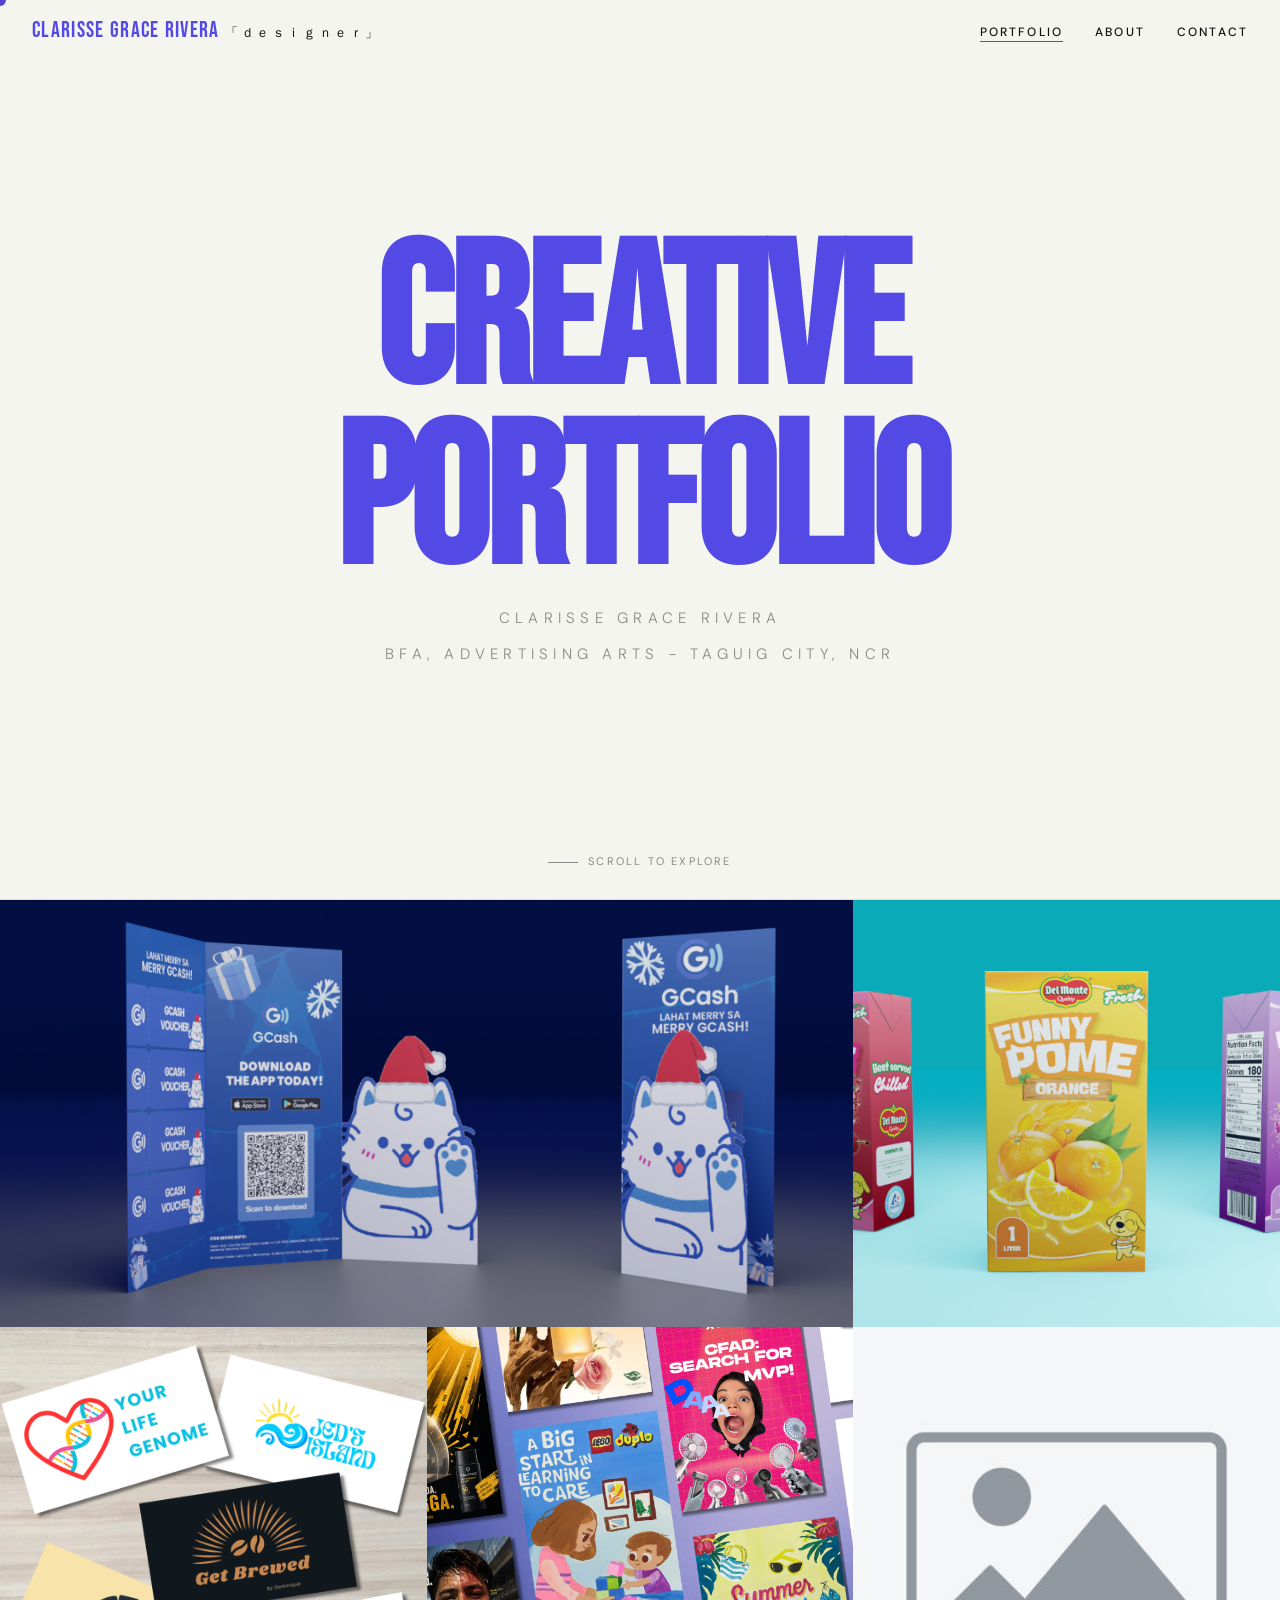
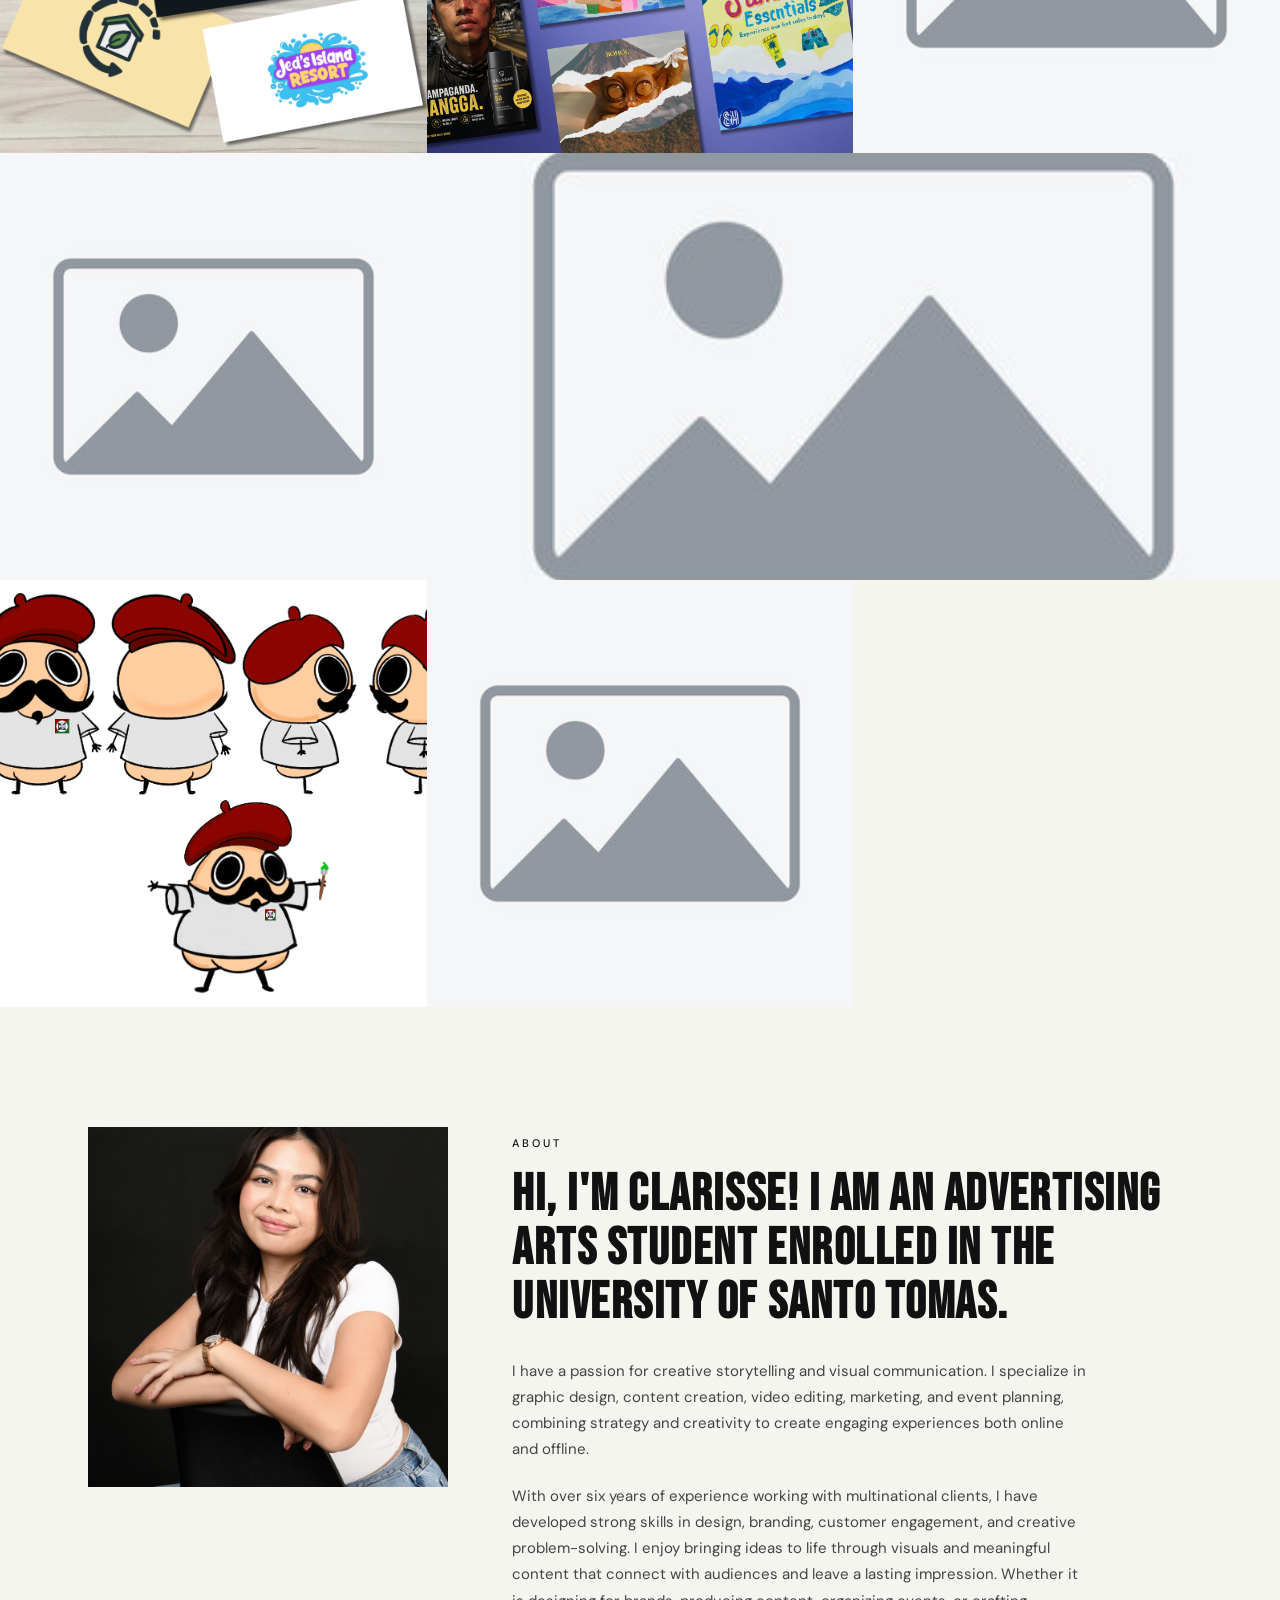
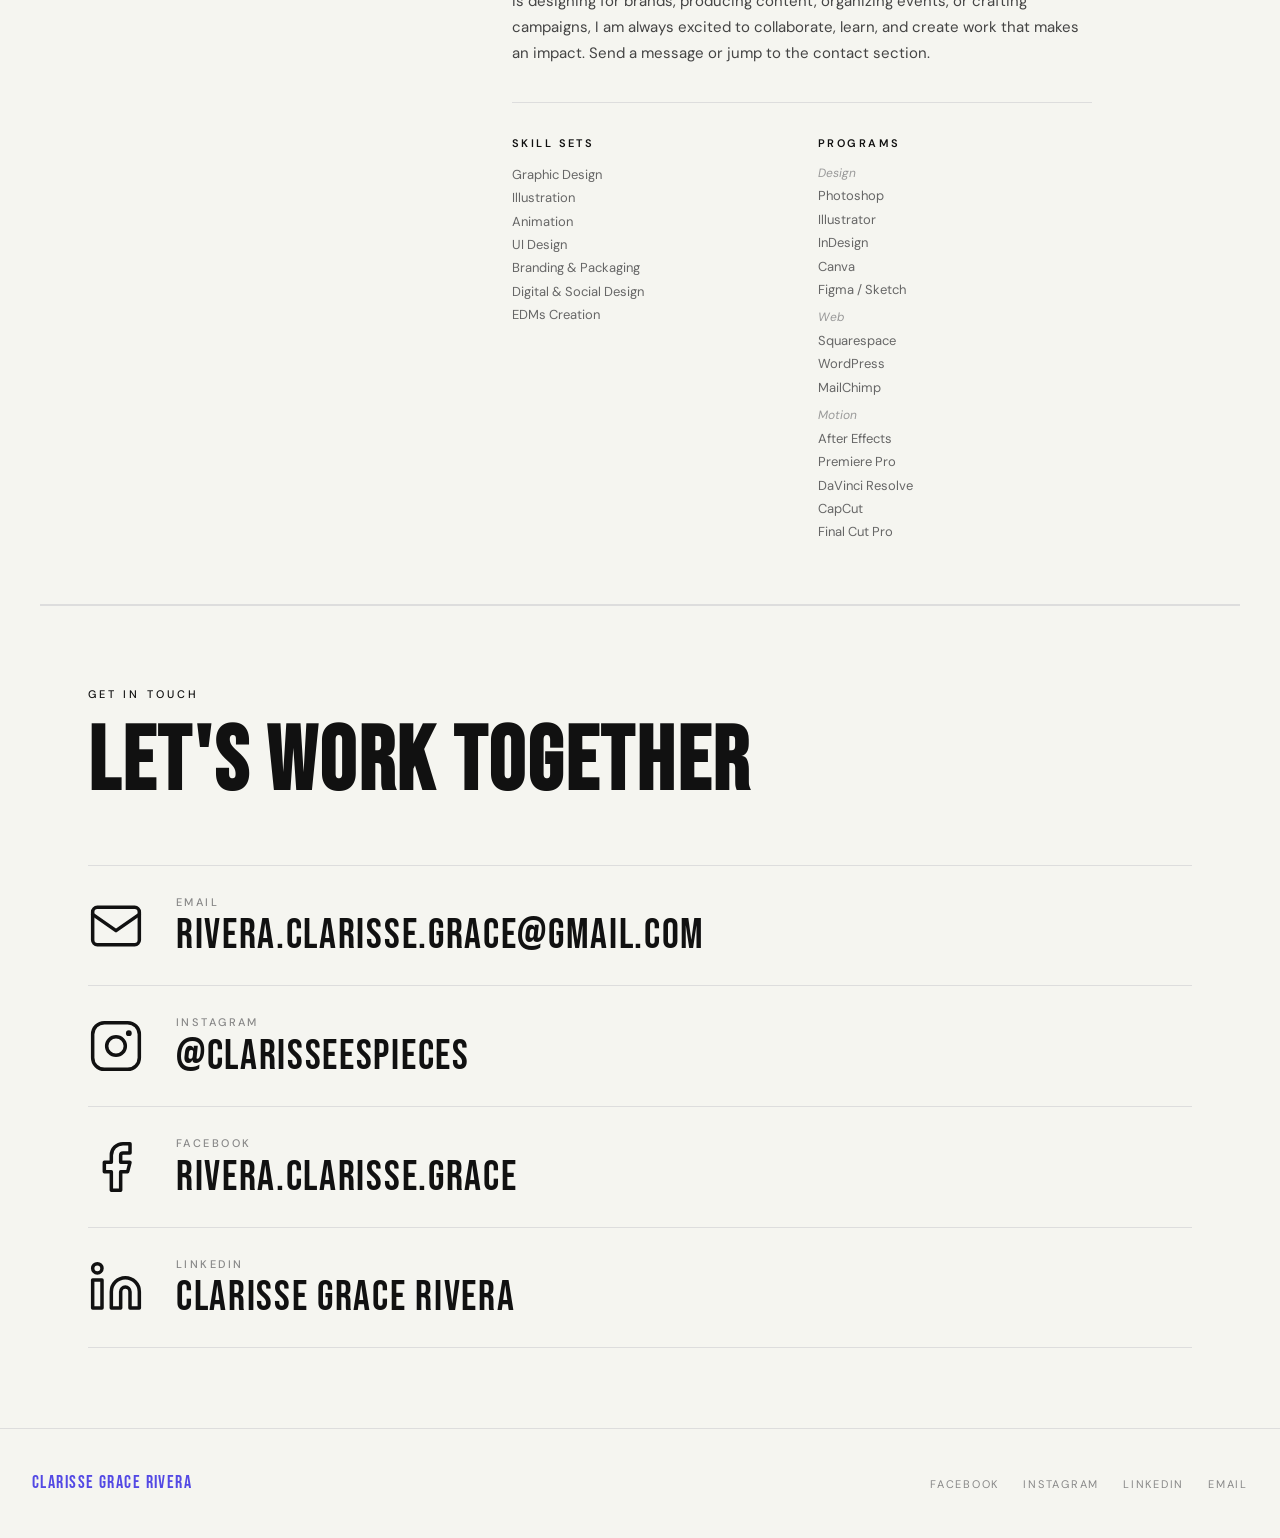
<file: index.html>
<!DOCTYPE html>
<html lang='en'>
<head>
  <meta charset='UTF-8' />
  <meta name='viewport' content='width=device-width, initial-scale=1.0' />
  <title>Clarisse Grace Rivera「ｄｅｓｉｇｎｅｒ」</title>
  <link rel='preconnect' href='https://fonts.googleapis.com' />
  <link rel='preconnect' href='https://fonts.gstatic.com' crossorigin />
  <link href='https://fonts.googleapis.com/css2?family=Bebas+Neue&family=DM+Sans:ital,opsz,wght@0,9..40,300;0,9..40,400;0,9..40,500;1,9..40,300&display=swap' rel='stylesheet' />
  <link rel='stylesheet' href='styles.css' />
</head>
<body>
  <div id='cursor'></div>

  <!-- NAV -->
  <nav>
    <a href='#' class='nav-logo'>
      CLARISSE GRACE RIVERA <span>「ｄｅｓｉｇｎｅｒ」</span>
    </a>
    <ul class='nav-links'>
      <li><a href='#portfolio' class='active'>Portfolio</a></li>
      <li><a href='#about'>About</a></li>
      <li><a href='#contact'>Contact</a></li>
    </ul>
  </nav>

  <!-- HERO -->
  <section class='hero'>
    <h1 class='hero-logo'>CREATIVE<br>PORTFOLIO</h1>
    <h2 class='hero-sub'>CLARISSE GRACE RIVERA</h2>
    <p class='hero-sub'>BFA, Advertising Arts - Taguig City, NCR</p>
    <div class='hero-scroll'>Scroll to explore</div>
  </section>

  <!-- PORTFOLIO GRID -->
  <main id='portfolio'>
    <div class='portfolio-grid' id='grid'></div>
  </main>

  <!-- ABOUT -->
  <section id='about'>
    <div class='about-banner'>
      <img class='about-photo' src='images/profile/clar-profile.JPG' alt='Profile photo' />
      <div class='about-content'>
        <p class='about-eyebrow'>About</p>

        <h2 class='about-headline'>
          Hi, I'm Clarisse! I am an Advertising Arts Student enrolled in the University of Santo Tomas.
        </h2>

        <p class='about-body'>
           I have a passion for creative storytelling and visual communication. I specialize in graphic design, content creation, video editing, marketing, and event planning, combining strategy and creativity to create engaging experiences both online and offline.
        </p>

        <p class='about-body'>
          With over six years of experience working with multinational clients, I have developed strong skills in design, branding, customer engagement, and creative problem-solving. I enjoy bringing ideas to life through visuals and meaningful content that connect with audiences and leave a lasting impression.
          Whether it is designing for brands, producing content, organizing events, or crafting campaigns, I am always excited to collaborate, learn, and create work that makes an impact.
          <a href='mailto:rivera.clarisse.grace@gmail.com'>Send a message</a> or jump to the <a href='#contact'>contact section</a>.
        </p>

        <div class='about-meta'>
          <div class='about-meta-block'>
            <h4>Skill Sets</h4>
            <ul>
              <li>Graphic Design</li>
              <li>Illustration</li>
              <li>Animation</li>
              <li>UI Design</li>
              <li>Branding &amp; Packaging</li>
              <li>Digital &amp; Social Design</li>
              <li>EDMs Creation</li>
            </ul>
          </div>
          <div class='about-meta-block'>
            <h4>Programs</h4>
            <p class='meta-label'>Design</p>
            <ul>
              <li>Photoshop</li>
              <li>Illustrator</li>
              <li>InDesign</li>
              <li>Canva</li>
              <li>Figma / Sketch</li>
            </ul>
            <p class='meta-label'>Web</p>
            <ul>
              <li>Squarespace</li>
              <li>WordPress</li>
              <li>MailChimp</li>
            </ul>
            <p class='meta-label'>Motion</p>
            <ul>
              <li>After Effects</li>
              <li>Premiere Pro</li>
              <li>DaVinci Resolve</li>
              <li>CapCut</li>
              <li>Final Cut Pro</li>
            </ul>
          </div>
        </div>

       

      </div>
    </div>
  </section>

  <!-- CONTACT -->
  <section id='contact' class='contact-section'>
    <p class='about-eyebrow'>Get In Touch</p>
    <h2 class='contact-heading'>Let's Work Together</h2>
    <div class='contact-list'>
      <a class='contact-item' href='mailto:rivera.clarisse.grace@gmail.com'>
        <span class='contact-icon'>
          <svg xmlns='http://www.w3.org/2000/svg' viewBox='0 0 24 24' fill='none' stroke='currentColor' stroke-width='1.5' stroke-linecap='round' stroke-linejoin='round'>
            <rect x='2' y='4' width='20' height='16' rx='2'/>
            <path d='M2 7l10 7 10-7'/>
          </svg>
        </span>
        <span class='contact-text'>
          <span class='contact-label'>Email</span>
          <span class='contact-value'>rivera.clarisse.grace@gmail.com</span>
        </span>
      </a>

      <a class='contact-item' href='https://www.instagram.com/clarisseespieces/' target='_blank' rel='noopener'>
        <span class='contact-icon'>
          <svg xmlns='http://www.w3.org/2000/svg' viewBox='0 0 24 24' fill='none' stroke='currentColor' stroke-width='1.5' stroke-linecap='round' stroke-linejoin='round'>
            <rect x='2' y='2' width='20' height='20' rx='5'/>
            <circle cx='12' cy='12' r='4'/>
            <circle cx='17.5' cy='6.5' r='0.5' fill='currentColor'/>
          </svg>
        </span>
        <span class='contact-text'>
          <span class='contact-label'>Instagram</span>
          <span class='contact-value'>@clarisseespieces</span>
        </span>
      </a>

      <a class='contact-item' href='https://www.facebook.com/rivera.clarisse.grace' target='_blank' rel='noopener'>
        <span class='contact-icon'>
          <svg xmlns='http://www.w3.org/2000/svg' viewBox='0 0 24 24' fill='none' stroke='currentColor' stroke-width='1.5' stroke-linecap='round' stroke-linejoin='round'>
            <path d='M18 2h-3a5 5 0 0 0-5 5v3H7v4h3v8h4v-8h3l1-4h-4V7a1 1 0 0 1 1-1h3z'/>
          </svg>
        </span>
        <span class='contact-text'>
          <span class='contact-label'>Facebook</span>
          <span class='contact-value'>rivera.clarisse.grace</span>
        </span>
      </a>

      <a class='contact-item' href='https://www.linkedin.com/in/clarisse-grace-rivera-73586b213' target='_blank' rel='noopener'>
        <span class='contact-icon'>
          <svg xmlns='http://www.w3.org/2000/svg' viewBox='0 0 24 24' fill='none' stroke='currentColor' stroke-width='1.5' stroke-linecap='round' stroke-linejoin='round'>
            <path d='M16 8a6 6 0 0 1 6 6v7h-4v-7a2 2 0 0 0-2-2 2 2 0 0 0-2 2v7h-4v-7a6 6 0 0 1 6-6z'/>
            <rect x='2' y='9' width='4' height='12'/>
            <circle cx='4' cy='4' r='2'/>
          </svg>
        </span>
        <span class='contact-text'>
          <span class='contact-label'>LinkedIn</span>
          <span class='contact-value'>clarisse grace rivera</span>
        </span>
      </a>

    </div>
  </section>

  <!-- FOOTER -->
  <footer>
    <span class='footer-name'>Clarisse Grace Rivera</span>
    <ul class='footer-links'>
      <li><a href='https://www.facebook.com/rivera.clarisse.grace' target='_blank'>Facebook</a></li>
      <li><a href='https://www.instagram.com/clarisseespieces/' target='_blank'>Instagram</a></li>
      <li><a href='www.linkedin.com/in/clarisse-grace-rivera-73586b213' target='_blank'>LinkedIn</a></li>
      <li><a href='mailto:rivera.clarisse.grace@gmail.com'>Email</a></li>
    </ul>
  </footer>

  <script src='main.js'></script>
</body>
</html>
</file>
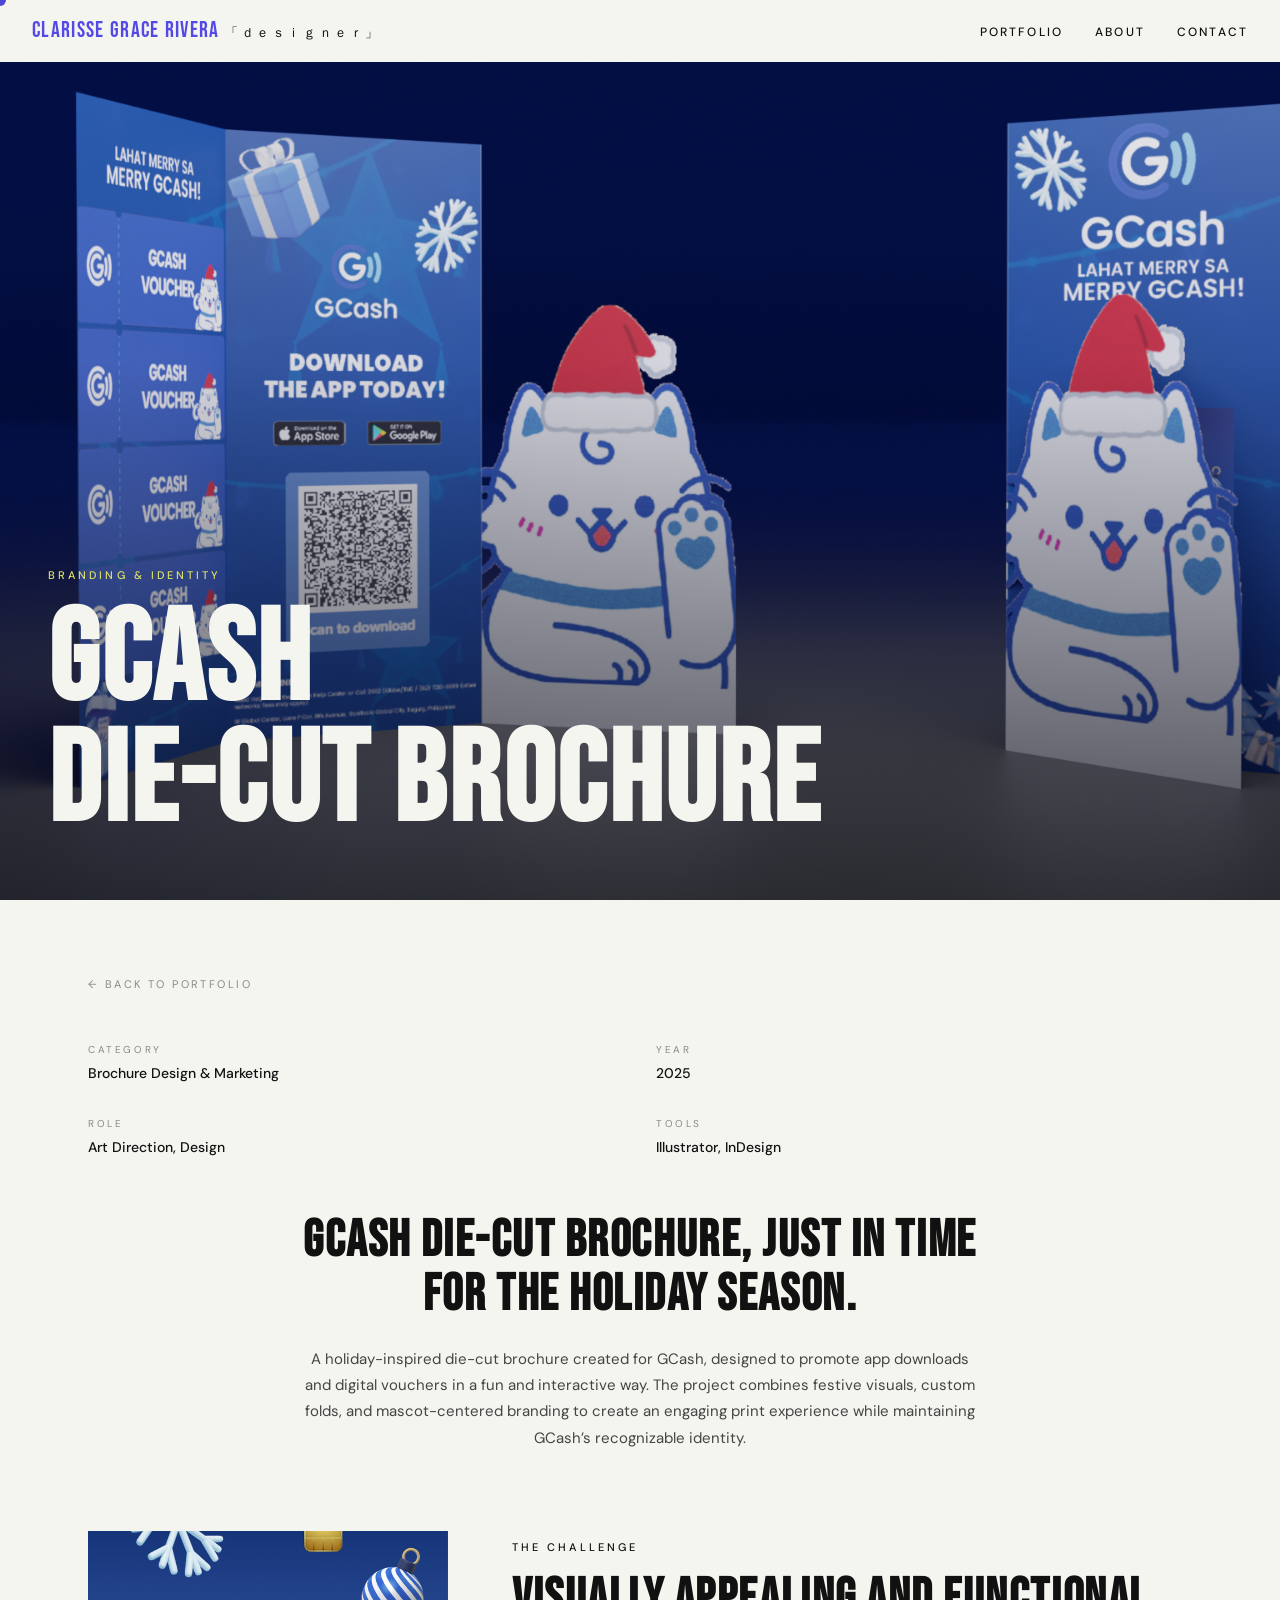
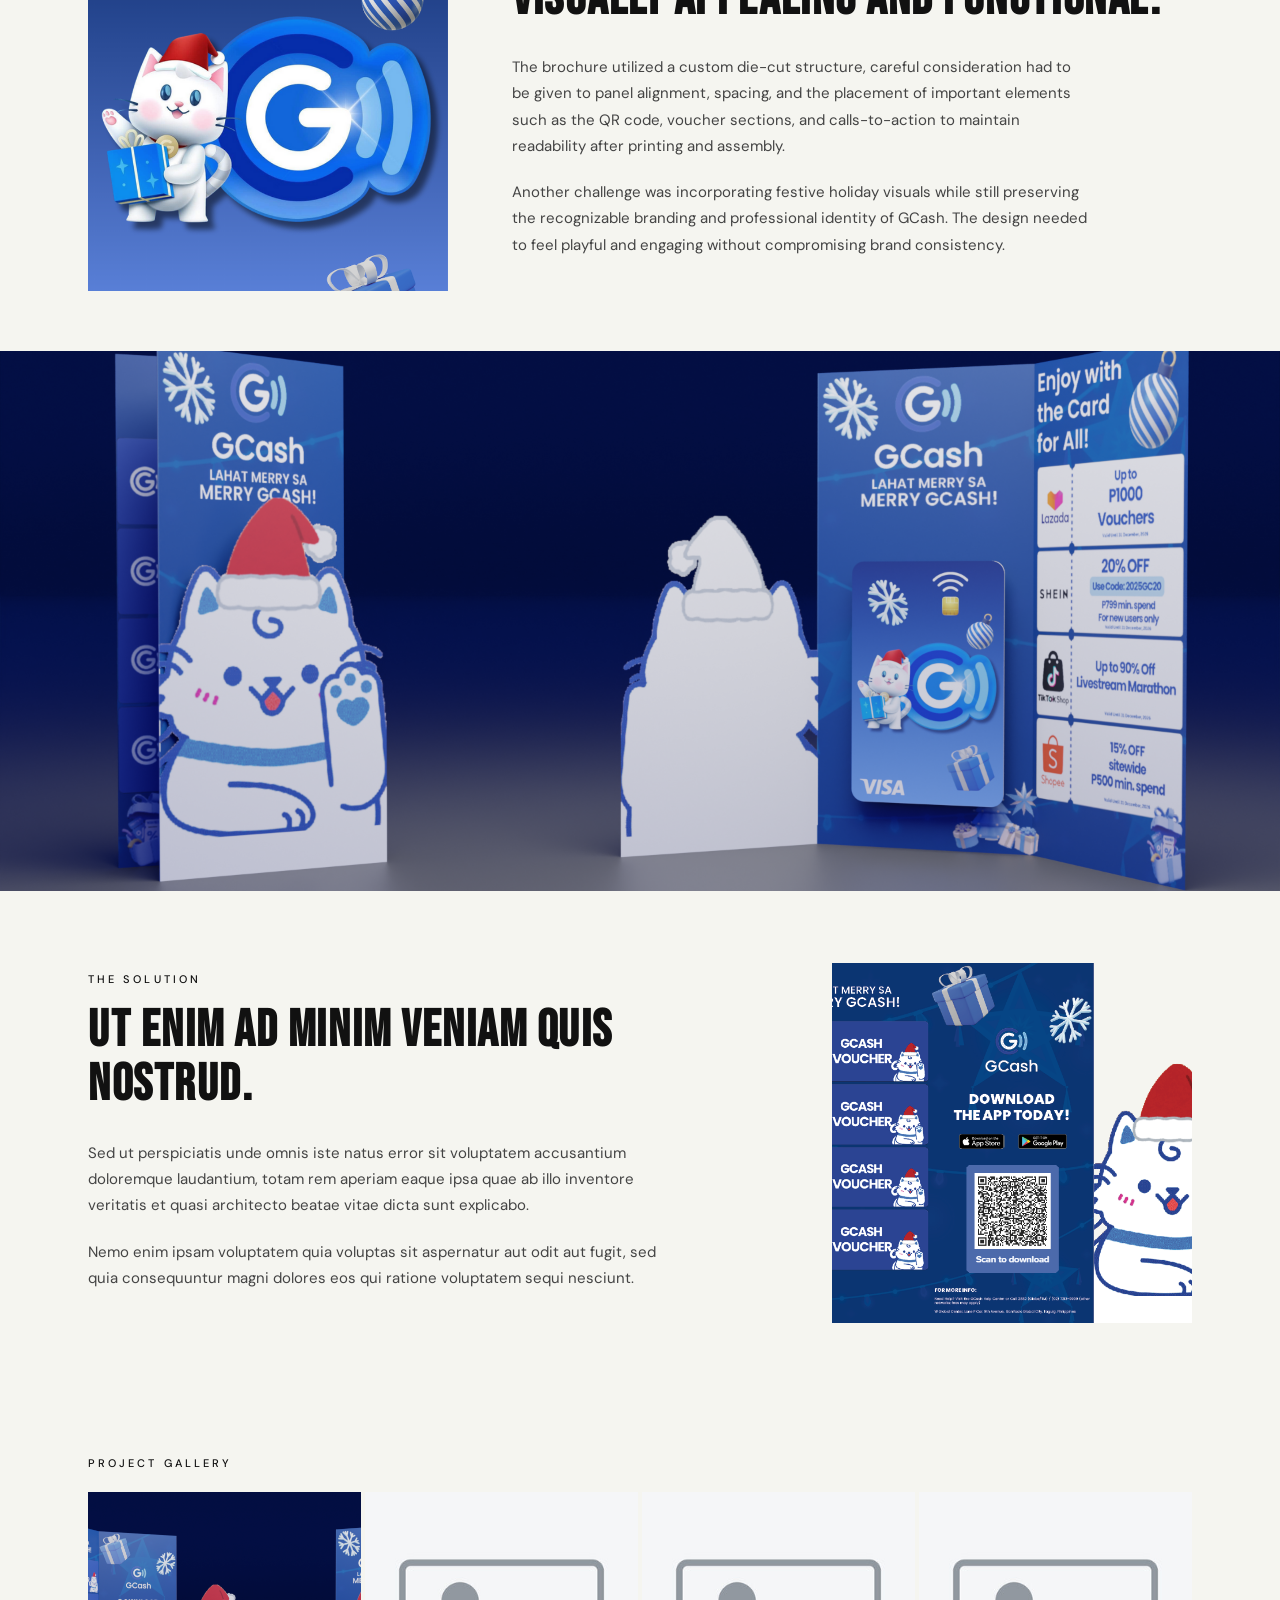
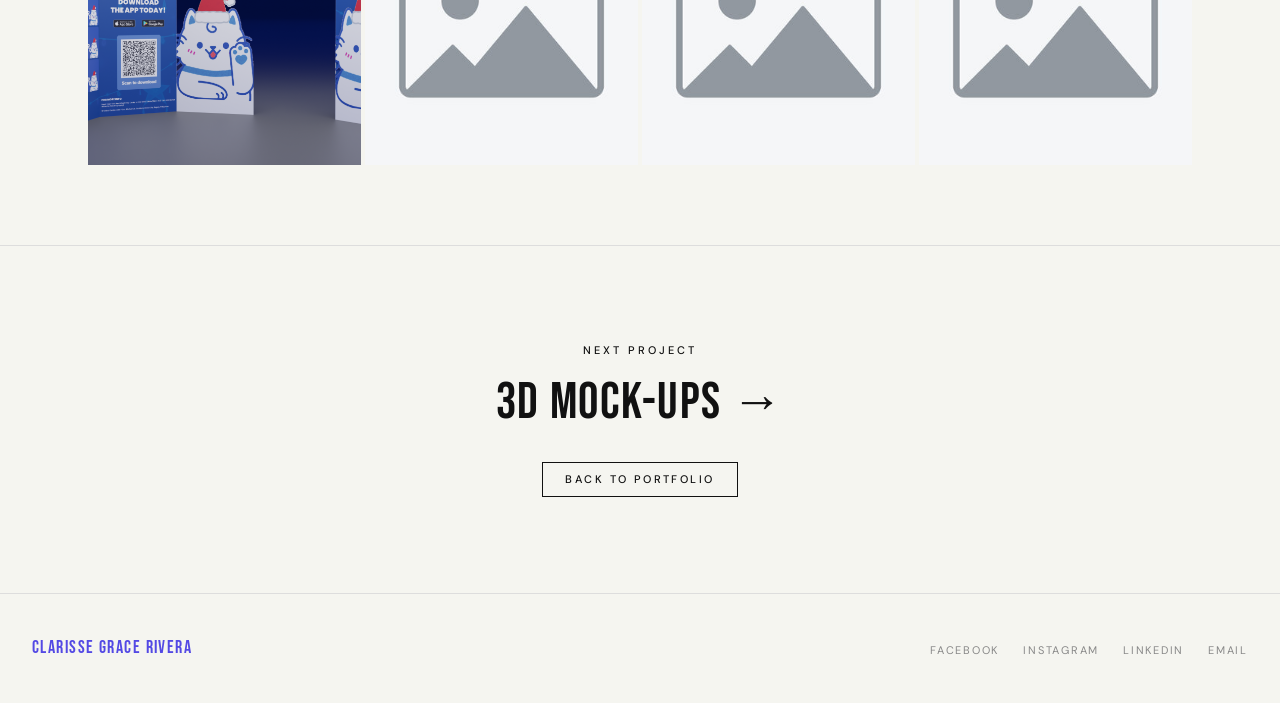
<file: projects/gcashdiecut-project.html>
<!DOCTYPE html>
<html lang='en'>
<head>
  <meta charset='UTF-8' />
  <meta name='viewport' content='width=device-width, initial-scale=1.0' />
  <title>Project Title — Clarisse Grace Rivera</title>
  <link rel='preconnect' href='https://fonts.googleapis.com' />
  <link rel='preconnect' href='https://fonts.gstatic.com' crossorigin />
  <link href='https://fonts.googleapis.com/css2?family=Bebas+Neue&family=DM+Sans:ital,opsz,wght@0,9..40,300;0,9..40,400;0,9..40,500;1,9..40,300&display=swap' rel='stylesheet' />
  <link rel='stylesheet' href='../styles.css' />
</head>
<body>
  <div id='cursor'></div>

  <!-- NAV -->
  <nav>
    <a href='../index.html' class='nav-logo'>
      CLARISSE GRACE RIVERA <span>「ｄｅｓｉｇｎｅｒ」</span>
    </a>
    <ul class='nav-links'>
      <li><a href='../index.html#portfolio'>Portfolio</a></li>
      <li><a href='../index.html#about'>About</a></li>
      <li><a href='../index.html#contact'>Contact</a></li>
    </ul>
  </nav>

  <!-- FULL-WIDTH HERO IMAGE -->
  <div style='width:100%; height:100svh; overflow:hidden; position:relative;'>
    <img src='../images/gcashcat.png' alt='Project hero'
      style='width:100%; height:100%; object-fit:cover; display:block;' />
    <!-- Overlay title -->
    <div style='position:absolute; inset:0; display:flex; flex-direction:column;
                justify-content:flex-end; padding:56px 48px;
                background:linear-gradient(to top, rgba(0,0,0,0.6) 0%, transparent 60%);'>
      <p class='about-eyebrow' style='color:var(--yellow);'>Branding &amp; Identity</p>
      <h1 style='font-family:"Bebas Neue",sans-serif; font-size:clamp(52px,10vw,130px);
                 line-height:0.95; letter-spacing:0.02em; color:var(--white);'>
        GCASH<br>DIE-CUT BROCHURE
      </h1>
    </div>
  </div>

  <!-- INTRO + META -->
  <div style='max-width:1200px; margin:0 auto; padding:72px 48px 0;'>

    <a href='../index.html' style='display:inline-flex; align-items:center; gap:8px;
       font-size:11px; letter-spacing:0.22em; text-transform:uppercase;
       text-decoration:none; color:var(--grey); margin-bottom:48px;
       transition:color 0.2s;'
       onmouseenter="this.style.color='var(--blue)'"
       onmouseleave="this.style.color='var(--grey)'">
      ← Back to Portfolio
    </a>

    <div class='about-meta' style='max-width:100%; border-top:none; margin-top:0; padding-top:0;'>
      <div class='about-meta-block'>
        <dl>
          <dt style='font-size:10px; letter-spacing:0.26em; text-transform:uppercase; color:var(--grey); margin-bottom:4px;'>Category</dt>
          <dd style='font-size:14px; font-weight:500;'>Brochure Design &amp; Marketing</dd>
        </dl>
      </div>
      <div class='about-meta-block'>
        <dl>
          <dt style='font-size:10px; letter-spacing:0.26em; text-transform:uppercase; color:var(--grey); margin-bottom:4px;'>Year</dt>
          <dd style='font-size:14px; font-weight:500;'>2025</dd>
        </dl>
      </div>
      <div class='about-meta-block'>
        <dl>
          <dt style='font-size:10px; letter-spacing:0.26em; text-transform:uppercase; color:var(--grey); margin-bottom:4px;'>Role</dt>
          <dd style='font-size:14px; font-weight:500;'>Art Direction, Design</dd>
        </dl>
      </div>
      <div class='about-meta-block'>
        <dl>
          <dt style='font-size:10px; letter-spacing:0.26em; text-transform:uppercase; color:var(--grey); margin-bottom:4px;'>Tools</dt>
          <dd style='font-size:14px; font-weight:500;'>Illustrator, InDesign</dd>
        </dl>
      </div>
    </div>

    <!-- Intro text centred narrow -->
    <div style='max-width:680px; margin:56px auto 80px; text-align:center;'>
      <h2 class='about-headline' style='margin-bottom:24px;'>
        GCash Die-Cut Brochure, just in time for the holiday season.
      </h2>
      <p class='about-body' style='max-width:100%;'>
        A holiday-inspired die-cut brochure created for GCash, designed to promote app downloads and digital vouchers in a fun and interactive way.
        The project combines festive visuals, custom folds, and mascot-centered branding to create an engaging print 
        experience while maintaining GCash’s recognizable identity.
      </p>
    </div>

  </div>

  <!-- ALTERNATING SECTIONS -->

  <!-- Section 1: image left, text right -->
  <div class='about-banner' style='padding-top:0; border-bottom:none;'>
    <img class='about-photo' src='../images/gcash/gcash-cat-card.png' alt='Section image' />
    <div class='about-content'>
      <p class='about-eyebrow'>The Challenge</p>
      <h3 class='about-headline'>
        Visually appealing and functional.
      </h3>
      <p class='about-body'>
        The brochure utilized a custom die-cut structure, careful consideration had to be given to panel alignment, spacing, 
        and the placement of important elements such as the QR code, voucher sections, 
        and calls-to-action to maintain readability after printing and assembly.
      </p>
      <p class='about-body'>
        Another challenge was incorporating festive holiday visuals while still preserving the recognizable branding and professional identity of GCash. 
        The design needed to feel playful and engaging without compromising brand consistency.
      </p>
    </div>
  </div>

  <!-- Full-width image break -->
  <div style='width:100%; height:60vh; overflow:hidden; margin:0;'>
    <img src='../images/gcash/gcash-card-front.png' alt='Full-width detail'
      style='width:100%; height:100%; object-fit:cover; display:block;' />
  </div>

  <!-- Section 2: text left, image right -->
  <div class='about-banner' style='padding-top:72px; border-bottom:none;
       grid-template-columns:1fr 360px;'>
    <div class='about-content'>
      <p class='about-eyebrow'>The Solution</p>
      <h3 class='about-headline'>
        Ut enim ad minim veniam quis nostrud.
      </h3>
      <p class='about-body'>
        Sed ut perspiciatis unde omnis iste natus error sit voluptatem accusantium
        doloremque laudantium, totam rem aperiam eaque ipsa quae ab illo inventore
        veritatis et quasi architecto beatae vitae dicta sunt explicabo.
      </p>
      <p class='about-body'>
        Nemo enim ipsam voluptatem quia voluptas sit aspernatur aut odit aut fugit, sed
        quia consequuntur magni dolores eos qui ratione voluptatem sequi nesciunt.
      </p>
    </div>
    <img class='about-photo' src='../images/gcash/gcash-transparent-front.png' alt='Solution image' />
  </div>

  <!-- Image grid -->
  <div style='max-width:1200px; margin:72px auto 0; padding:0 48px;'>
    <p class='about-eyebrow' style='margin-bottom:20px;'>Project Gallery</p>
    <div class='insta-grid'>
      <div class='insta-item'><img src='../images/gcashcat.png'    alt='Gallery 1' /></div>
      <div class='insta-item'><img src='../images/placeholder.jpg' alt='Gallery 2' /></div>
      <div class='insta-item'><img src='../images/placeholder.jpg' alt='Gallery 3' /></div>
      <div class='insta-item'><img src='../images/placeholder.jpg' alt='Gallery 4' /></div>
    </div>
  </div>

  <!-- Next project CTA -->
  <div style='text-align:center; padding:96px 48px; border-top:1px solid #ddd; margin-top:80px;'>
    <p class='about-eyebrow'>Next Project</p>
    <a id='next-project-link' href='#' class='about-headline'
      style='display:block; text-decoration:none; color:var(--black); transition:color 0.2s; margin-bottom:32px;'
      onmouseenter="this.style.color='var(--blue)'"
      onmouseleave="this.style.color='var(--black)'">
    </a>
    <a href='../index.html#portfolio' class='card-view-btn'
      style='border-color:var(--black); color:var(--black);'>
      Back to Portfolio
    </a>
  </div>

  <!-- FOOTER -->
  <footer>
    <span class='footer-name'>Clarisse Grace Rivera</span>
    <ul class='footer-links'>
      <li><a href='https://www.facebook.com/rivera.clarisse.grace' target='_blank'>Facebook</a></li>
      <li><a href='https://www.instagram.com/clarisseespieces/' target='_blank'>Instagram</a></li>
      <li><a href='https://www.linkedin.com/in/clarisse-grace-rivera-73586b213' target='_blank'>LinkedIn</a></li>
      <li><a href='mailto:rivera.clarisse.grace@gmail.com'>Email</a></li>
    </ul>
  </footer>

  <script src='../main.js'></script>
</body>
</html>
</file>
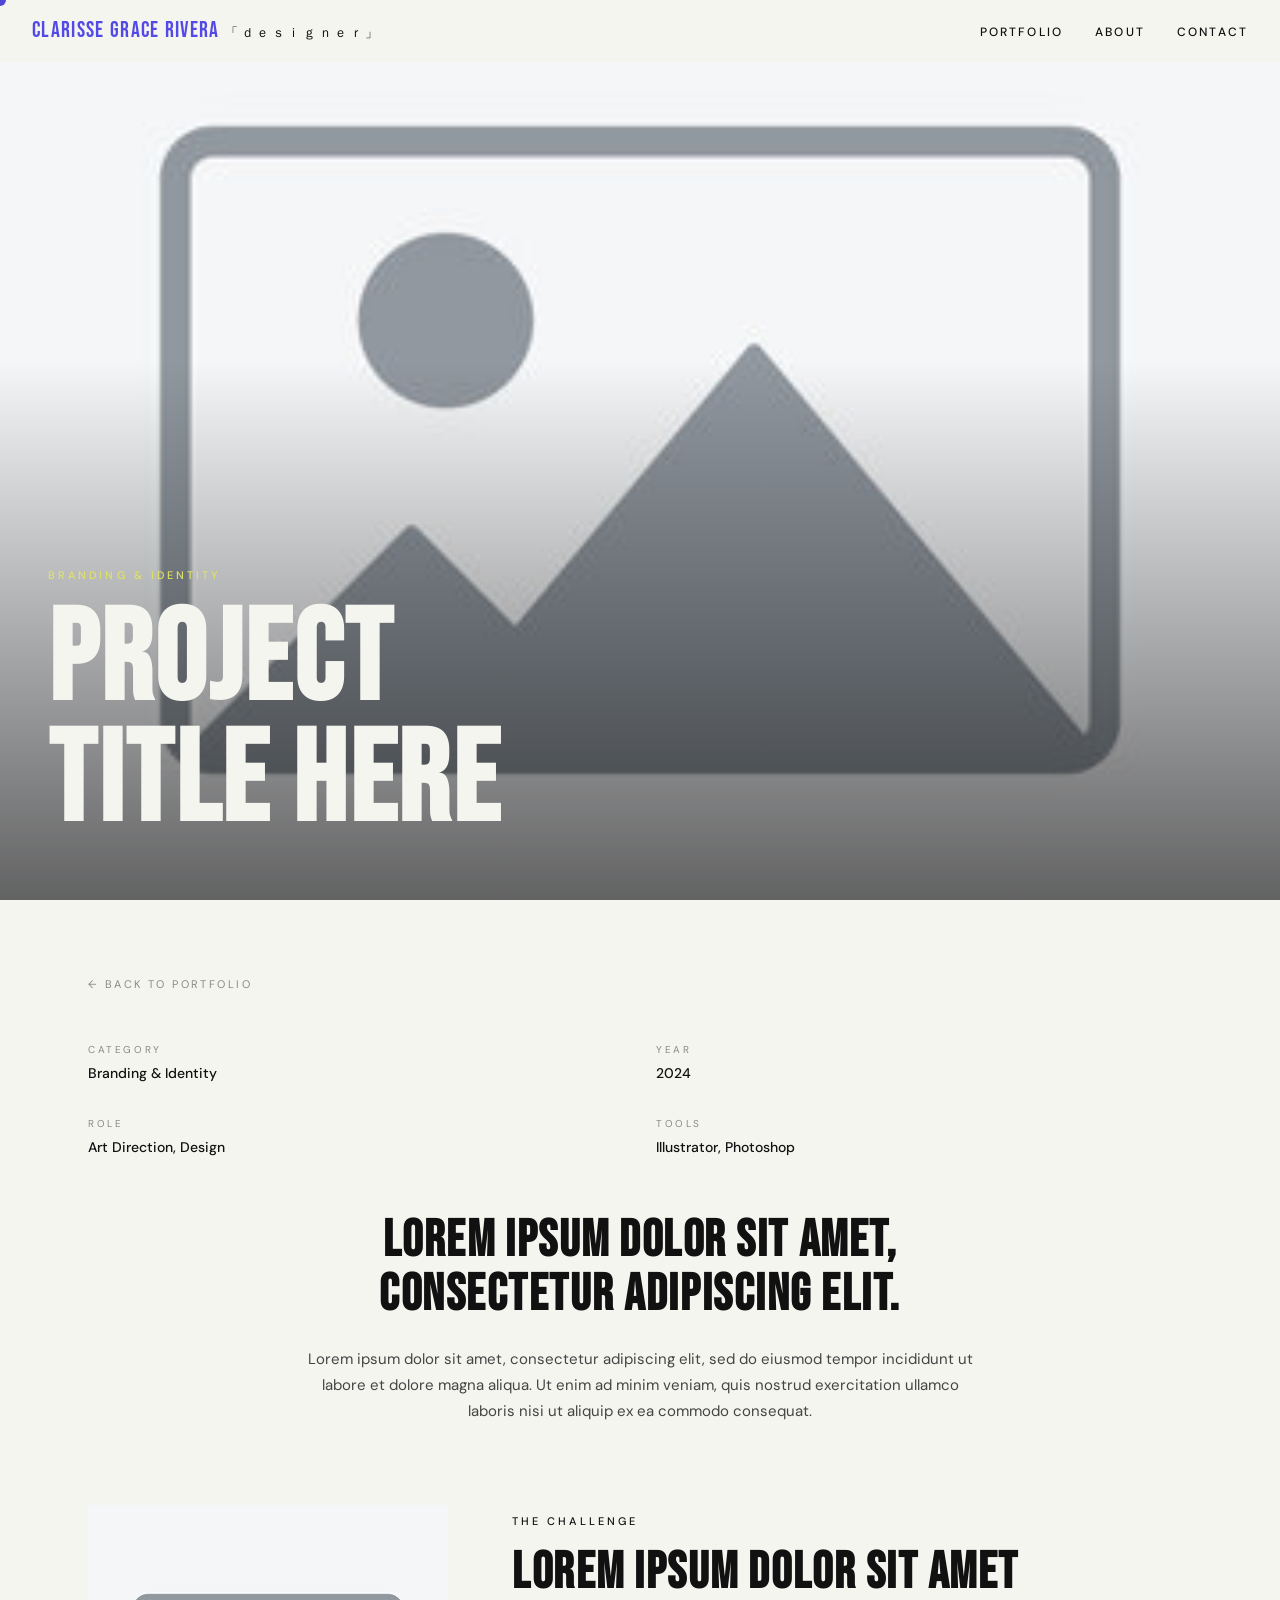
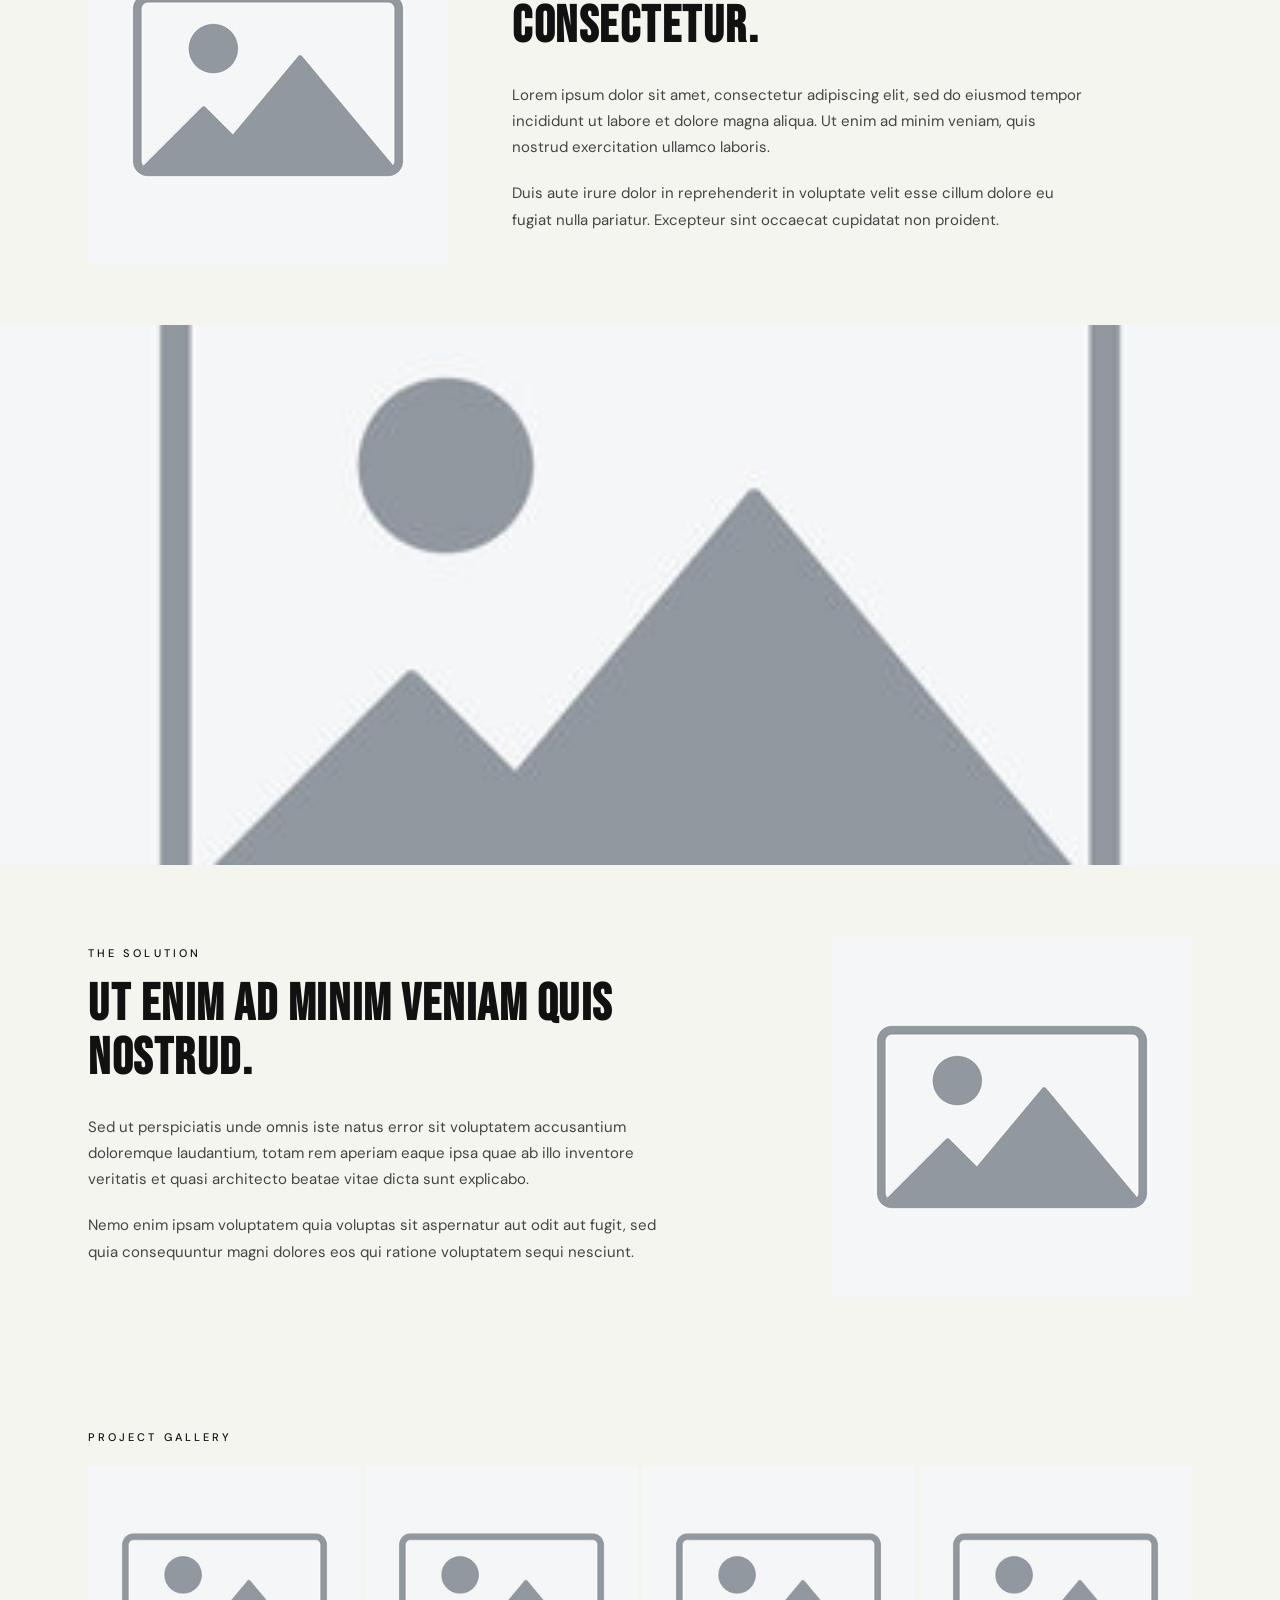
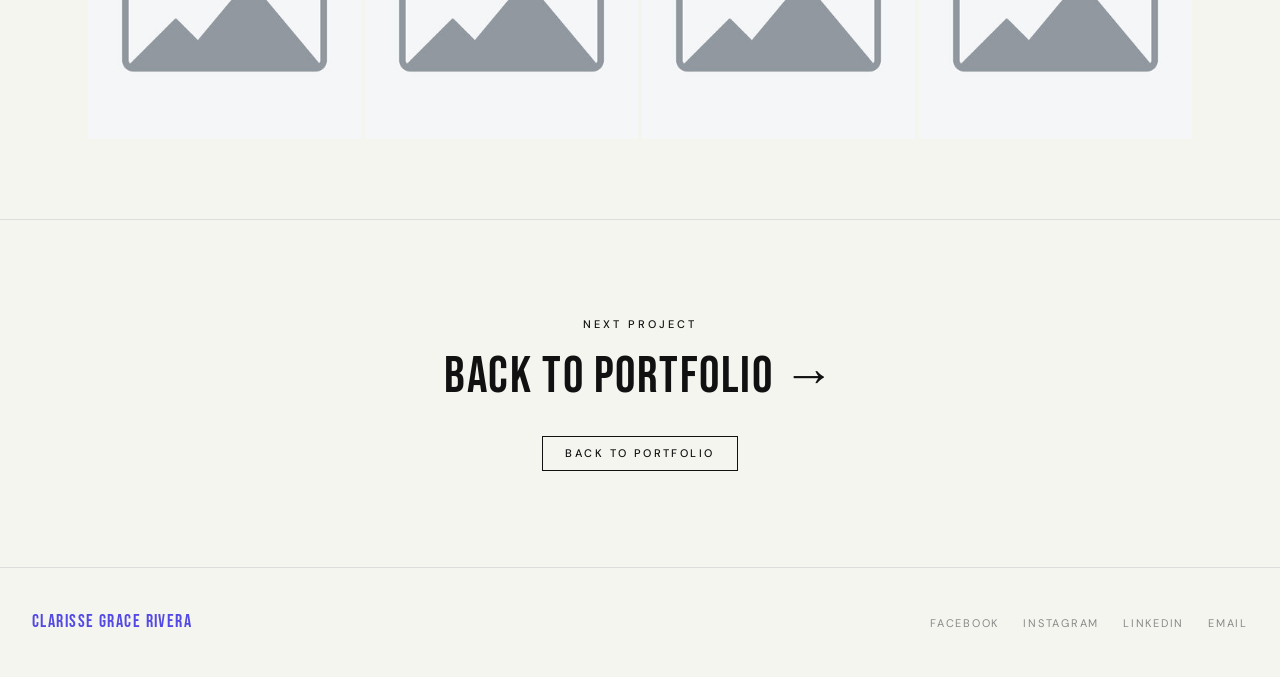
<file: projects/project-template-a.html>
<!DOCTYPE html>
<html lang='en'>
<head>
  <meta charset='UTF-8' />
  <meta name='viewport' content='width=device-width, initial-scale=1.0' />
  <title>Project Title — Clarisse Grace Rivera</title>
  <link rel='preconnect' href='https://fonts.googleapis.com' />
  <link rel='preconnect' href='https://fonts.gstatic.com' crossorigin />
  <link href='https://fonts.googleapis.com/css2?family=Bebas+Neue&family=DM+Sans:ital,opsz,wght@0,9..40,300;0,9..40,400;0,9..40,500;1,9..40,300&display=swap' rel='stylesheet' />
  <link rel='stylesheet' href='../styles.css' />
</head>
<body>
  <div id='cursor'></div>

  <!-- NAV -->
  <nav>
    <a href='../index.html' class='nav-logo'>
      CLARISSE GRACE RIVERA <span>「ｄｅｓｉｇｎｅｒ」</span>
    </a>
    <ul class='nav-links'>
      <li><a href='../index.html#portfolio'>Portfolio</a></li>
      <li><a href='../index.html#about'>About</a></li>
      <li><a href='../index.html#contact'>Contact</a></li>
    </ul>
  </nav>

  <!-- FULL-WIDTH HERO IMAGE -->
  <div style='width:100%; height:100svh; overflow:hidden; position:relative;'>
    <img src='../images/placeholder.jpg' alt='Project hero'
      style='width:100%; height:100%; object-fit:cover; display:block;' />
    <!-- Overlay title -->
    <div style='position:absolute; inset:0; display:flex; flex-direction:column;
                justify-content:flex-end; padding:56px 48px;
                background:linear-gradient(to top, rgba(0,0,0,0.6) 0%, transparent 60%);'>
      <p class='about-eyebrow' style='color:var(--yellow);'>Branding &amp; Identity</p>
      <h1 style='font-family:"Bebas Neue",sans-serif; font-size:clamp(52px,10vw,130px);
                 line-height:0.95; letter-spacing:0.02em; color:var(--white);'>
        Project<br>Title Here
      </h1>
    </div>
  </div>

  <!-- INTRO + META -->
  <div style='max-width:1200px; margin:0 auto; padding:72px 48px 0;'>

    <a href='../index.html' style='display:inline-flex; align-items:center; gap:8px;
       font-size:11px; letter-spacing:0.22em; text-transform:uppercase;
       text-decoration:none; color:var(--grey); margin-bottom:48px;
       transition:color 0.2s;'
       onmouseenter="this.style.color='var(--blue)'"
       onmouseleave="this.style.color='var(--grey)'">
      ← Back to Portfolio
    </a>

    <div class='about-meta' style='max-width:100%; border-top:none; margin-top:0; padding-top:0;'>
      <div class='about-meta-block'>
        <dl>
          <dt style='font-size:10px; letter-spacing:0.26em; text-transform:uppercase; color:var(--grey); margin-bottom:4px;'>Category</dt>
          <dd style='font-size:14px; font-weight:500;'>Branding &amp; Identity</dd>
        </dl>
      </div>
      <div class='about-meta-block'>
        <dl>
          <dt style='font-size:10px; letter-spacing:0.26em; text-transform:uppercase; color:var(--grey); margin-bottom:4px;'>Year</dt>
          <dd style='font-size:14px; font-weight:500;'>2024</dd>
        </dl>
      </div>
      <div class='about-meta-block'>
        <dl>
          <dt style='font-size:10px; letter-spacing:0.26em; text-transform:uppercase; color:var(--grey); margin-bottom:4px;'>Role</dt>
          <dd style='font-size:14px; font-weight:500;'>Art Direction, Design</dd>
        </dl>
      </div>
      <div class='about-meta-block'>
        <dl>
          <dt style='font-size:10px; letter-spacing:0.26em; text-transform:uppercase; color:var(--grey); margin-bottom:4px;'>Tools</dt>
          <dd style='font-size:14px; font-weight:500;'>Illustrator, Photoshop</dd>
        </dl>
      </div>
    </div>

    <!-- Intro text centred narrow -->
    <div style='max-width:680px; margin:56px auto 80px; text-align:center;'>
      <h2 class='about-headline' style='margin-bottom:24px;'>
        Lorem ipsum dolor sit amet, consectetur adipiscing elit.
      </h2>
      <p class='about-body' style='max-width:100%;'>
        Lorem ipsum dolor sit amet, consectetur adipiscing elit, sed do eiusmod tempor
        incididunt ut labore et dolore magna aliqua. Ut enim ad minim veniam, quis nostrud
        exercitation ullamco laboris nisi ut aliquip ex ea commodo consequat.
      </p>
    </div>

  </div>

  <!-- ALTERNATING SECTIONS -->

  <!-- Section 1: image left, text right -->
  <div class='about-banner' style='padding-top:0; border-bottom:none;'>
    <img class='about-photo' src='../images/placeholder.jpg' alt='Section image' />
    <div class='about-content'>
      <p class='about-eyebrow'>The Challenge</p>
      <h3 class='about-headline'>
        Lorem ipsum dolor sit amet consectetur.
      </h3>
      <p class='about-body'>
        Lorem ipsum dolor sit amet, consectetur adipiscing elit, sed do eiusmod tempor
        incididunt ut labore et dolore magna aliqua. Ut enim ad minim veniam, quis nostrud
        exercitation ullamco laboris.
      </p>
      <p class='about-body'>
        Duis aute irure dolor in reprehenderit in voluptate velit esse cillum dolore eu
        fugiat nulla pariatur. Excepteur sint occaecat cupidatat non proident.
      </p>
    </div>
  </div>

  <!-- Full-width image break -->
  <div style='width:100%; height:60vh; overflow:hidden; margin:0;'>
    <img src='../images/placeholder.jpg' alt='Full-width detail'
      style='width:100%; height:100%; object-fit:cover; display:block;' />
  </div>

  <!-- Section 2: text left, image right -->
  <div class='about-banner' style='padding-top:72px; border-bottom:none;
       grid-template-columns:1fr 360px;'>
    <div class='about-content'>
      <p class='about-eyebrow'>The Solution</p>
      <h3 class='about-headline'>
        Ut enim ad minim veniam quis nostrud.
      </h3>
      <p class='about-body'>
        Sed ut perspiciatis unde omnis iste natus error sit voluptatem accusantium
        doloremque laudantium, totam rem aperiam eaque ipsa quae ab illo inventore
        veritatis et quasi architecto beatae vitae dicta sunt explicabo.
      </p>
      <p class='about-body'>
        Nemo enim ipsam voluptatem quia voluptas sit aspernatur aut odit aut fugit, sed
        quia consequuntur magni dolores eos qui ratione voluptatem sequi nesciunt.
      </p>
    </div>
    <img class='about-photo' src='../images/placeholder.jpg' alt='Solution image' />
  </div>

  <!-- Image grid -->
  <div style='max-width:1200px; margin:72px auto 0; padding:0 48px;'>
    <p class='about-eyebrow' style='margin-bottom:20px;'>Project Gallery</p>
    <div class='insta-grid'>
      <div class='insta-item'><img src='../images/placeholder.jpg' alt='Gallery 1' /></div>
      <div class='insta-item'><img src='../images/placeholder.jpg' alt='Gallery 2' /></div>
      <div class='insta-item'><img src='../images/placeholder.jpg' alt='Gallery 3' /></div>
      <div class='insta-item'><img src='../images/placeholder.jpg' alt='Gallery 4' /></div>
    </div>
  </div>

  <!-- Next project CTA -->
  <div style='text-align:center; padding:96px 48px; border-top:1px solid #ddd; margin-top:80px;'>
    <p class='about-eyebrow'>Next Project</p>
    <a id='next-project-link' href='#' class='about-headline'
      style='display:block; text-decoration:none; color:var(--black); transition:color 0.2s; margin-bottom:32px;'
      onmouseenter="this.style.color='var(--blue)'"
      onmouseleave="this.style.color='var(--black)'">
    </a>
    <a href='../index.html#portfolio' class='card-view-btn'
      style='border-color:var(--black); color:var(--black);'>
      Back to Portfolio
    </a>
  </div>

  <!-- FOOTER -->
  <footer>
    <span class='footer-name'>Clarisse Grace Rivera</span>
    <ul class='footer-links'>
      <li><a href='https://www.facebook.com/rivera.clarisse.grace' target='_blank'>Facebook</a></li>
      <li><a href='https://www.instagram.com/clarisseespieces/' target='_blank'>Instagram</a></li>
      <li><a href='https://www.linkedin.com/in/clarisse-grace-rivera-73586b213' target='_blank'>LinkedIn</a></li>
      <li><a href='mailto:rivera.clarisse.grace@gmail.com'>Email</a></li>
    </ul>
  </footer>

  <script src='../main.js'></script>
</body>
</html>
</file>
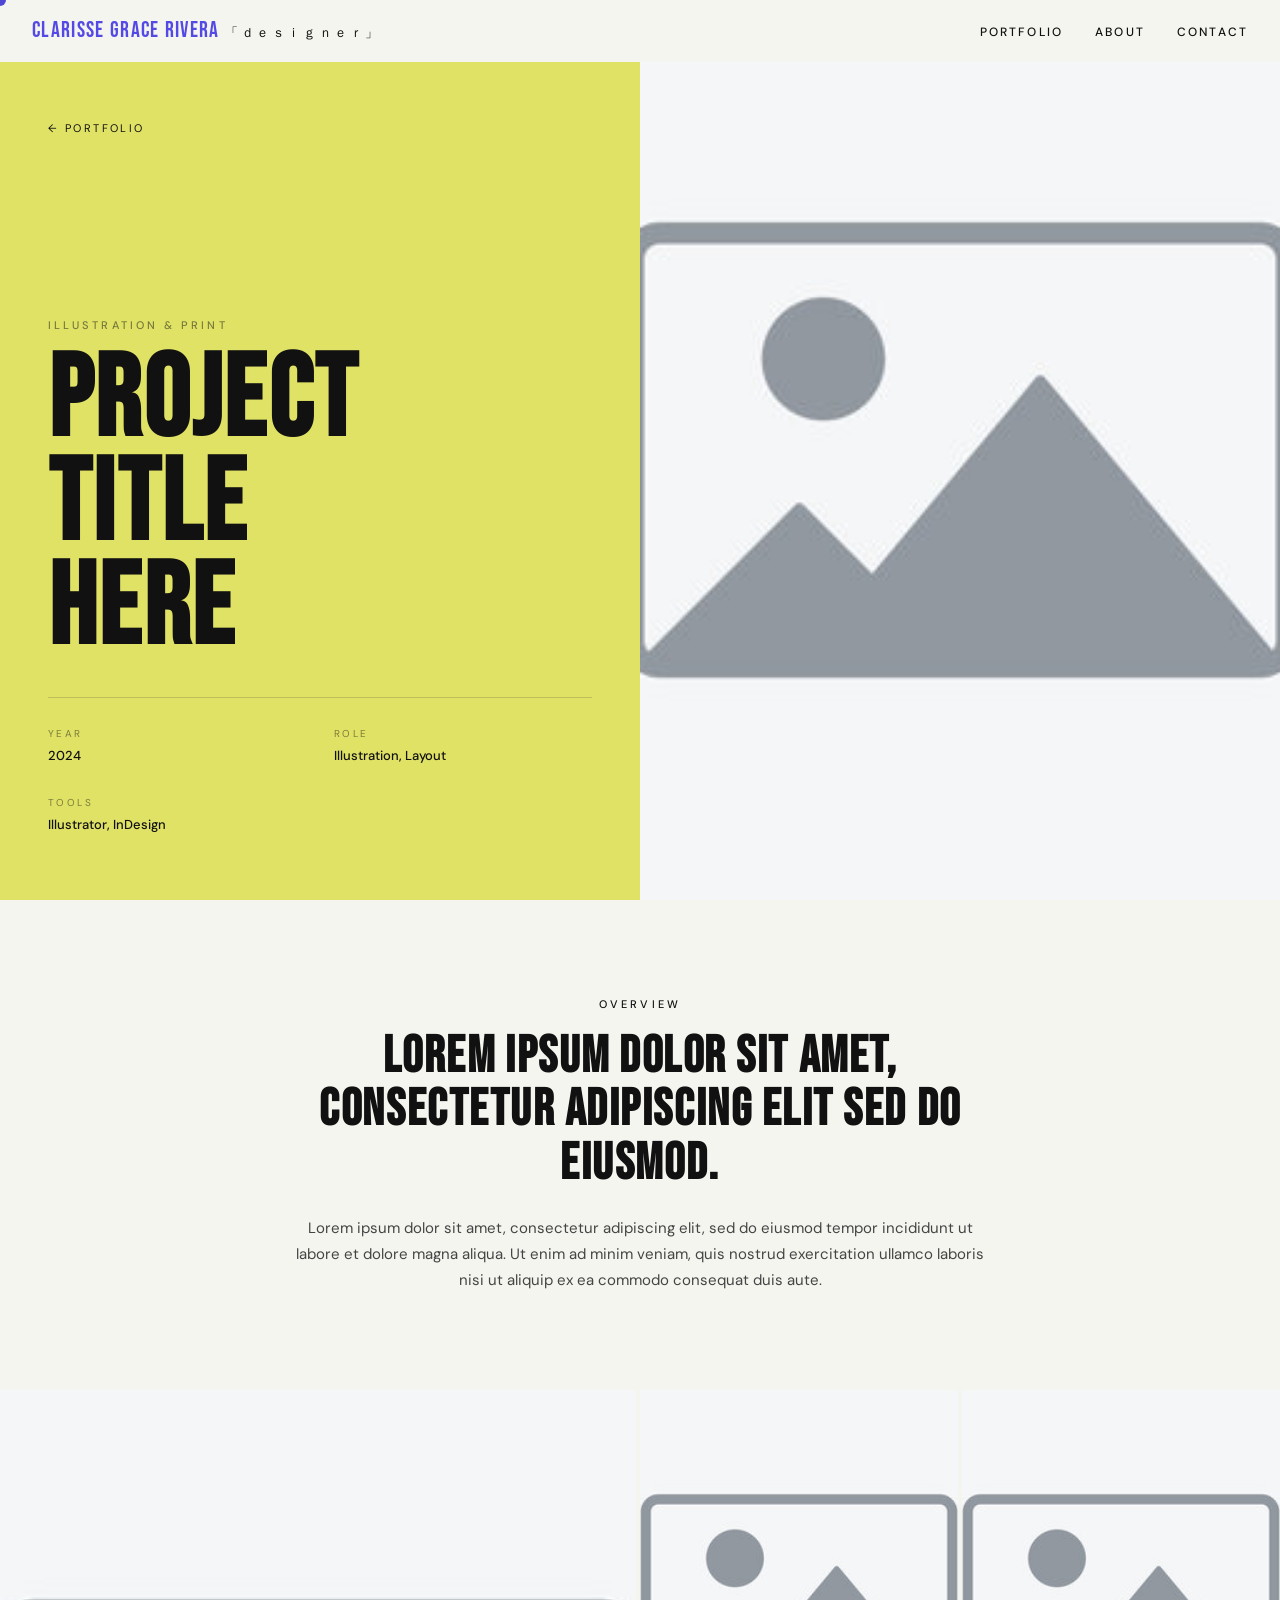
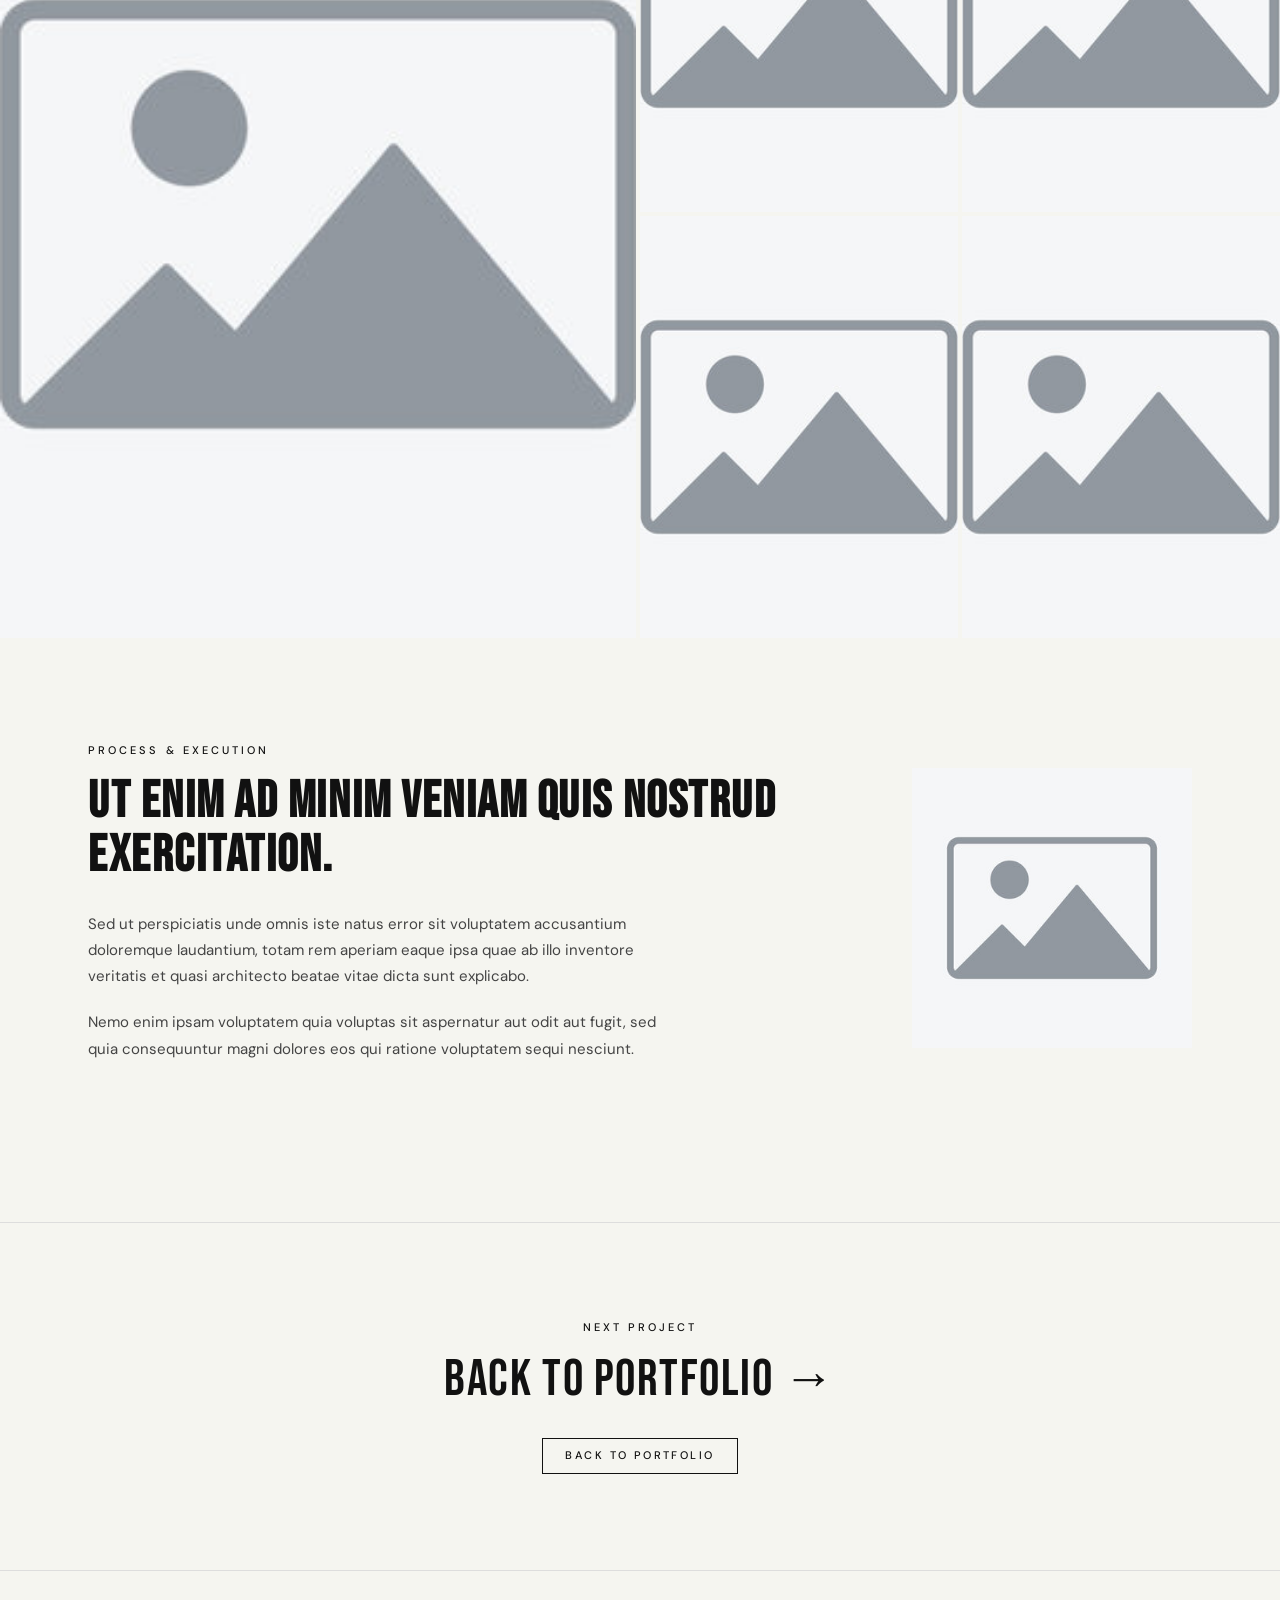
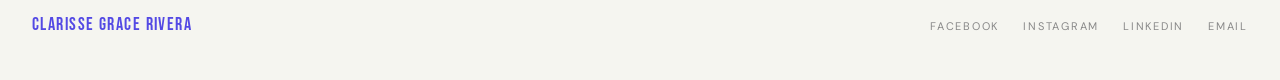
<file: projects/project-template-b.html>
<!DOCTYPE html>
<html lang='en'>
<head>
  <meta charset='UTF-8' />
  <meta name='viewport' content='width=device-width, initial-scale=1.0' />
  <title>Project Title — Clarisse Grace Rivera</title>
  <link rel='preconnect' href='https://fonts.googleapis.com' />
  <link rel='preconnect' href='https://fonts.gstatic.com' crossorigin />
  <link href='https://fonts.googleapis.com/css2?family=Bebas+Neue&family=DM+Sans:ital,opsz,wght@0,9..40,300;0,9..40,400;0,9..40,500;1,9..40,300&display=swap' rel='stylesheet' />
  <link rel='stylesheet' href='../styles.css' />
</head>
<body>

  <div id='cursor'></div>

  <!-- NAV -->
  <nav>
    <a href='../index.html' class='nav-logo'>
      CLARISSE GRACE RIVERA <span>「ｄｅｓｉｇｎｅｒ」</span>
    </a>
    <ul class='nav-links'>
      <li><a href='../index.html#portfolio'>Portfolio</a></li>
      <li><a href='../index.html#about'>About</a></li>
      <li><a href='../index.html#contact'>Contact</a></li>
    </ul>
  </nav>

  <!-- SPLIT HERO: text left | tall image right -->
  <div style='display:grid; grid-template-columns:1fr 1fr; min-height:100svh;'>

    <!-- Left: title block -->
    <div style='display:flex; flex-direction:column; justify-content:flex-end;
                padding:120px 48px 64px; background:var(--yellow);'>
      <a href='../index.html' style='display:inline-flex; align-items:center; gap:8px;
         font-size:11px; letter-spacing:0.22em; text-transform:uppercase;
         text-decoration:none; color:var(--black); margin-bottom:auto; padding-top:0;
         transition:color 0.2s;'
         onmouseenter="this.style.color='var(--blue)'"
         onmouseleave="this.style.color='var(--black)'">
        ← Portfolio
      </a>
      <div style='margin-top:auto;'>
        <p class='about-eyebrow' style='color:var(--black); opacity:0.5;'>
          Illustration &amp; Print
        </p>
        <h1 style='font-family:"Bebas Neue",sans-serif; font-size:clamp(56px,9vw,120px);
                   line-height:0.9; letter-spacing:0.02em; color:var(--black);
                   margin-bottom:36px;'>
          Project<br>Title<br>Here
        </h1>
        <div class='about-meta' style='max-width:100%; border-top:1px solid rgba(0,0,0,0.15);
             padding-top:28px; margin-top:0; gap:28px;'>
          <div class='about-meta-block'>
            <dl>
              <dt style='font-size:10px; letter-spacing:0.24em; text-transform:uppercase;
                         color:rgba(0,0,0,0.45); margin-bottom:4px;'>Year</dt>
              <dd style='font-size:13px; font-weight:500;'>2024</dd>
            </dl>
          </div>
          <div class='about-meta-block'>
            <dl>
              <dt style='font-size:10px; letter-spacing:0.24em; text-transform:uppercase;
                         color:rgba(0,0,0,0.45); margin-bottom:4px;'>Role</dt>
              <dd style='font-size:13px; font-weight:500;'>Illustration, Layout</dd>
            </dl>
          </div>
          <div class='about-meta-block'>
            <dl>
              <dt style='font-size:10px; letter-spacing:0.24em; text-transform:uppercase;
                         color:rgba(0,0,0,0.45); margin-bottom:4px;'>Tools</dt>
              <dd style='font-size:13px; font-weight:500;'>Illustrator, InDesign</dd>
            </dl>
          </div>
        </div>
      </div>
    </div>

    <!-- Right: tall image -->
    <div style='overflow:hidden;'>
      <img src='../images/placeholder.jpg' alt='Hero image'
        style='width:100%; height:100%; object-fit:cover; display:block;' />
    </div>

  </div>

  <!-- OVERVIEW: wide text block -->
  <div style='max-width:800px; margin:96px auto; padding:0 48px; text-align:center;'>
    <p class='about-eyebrow'>Overview</p>
    <h2 class='about-headline' style='margin-bottom:24px;'>
      Lorem ipsum dolor sit amet, consectetur adipiscing elit sed do eiusmod.
    </h2>
    <p class='about-body' style='max-width:100%; margin:0 auto;'>
      Lorem ipsum dolor sit amet, consectetur adipiscing elit, sed do eiusmod tempor
      incididunt ut labore et dolore magna aliqua. Ut enim ad minim veniam, quis nostrud
      exercitation ullamco laboris nisi ut aliquip ex ea commodo consequat duis aute.
    </p>
  </div>

  <!-- THREE-COLUMN IMAGE ROW (wide + narrow + narrow) -->
  <div style='display:grid; grid-template-columns:2fr 1fr 1fr; gap:4px;
              padding:0; max-width:100%;'>
    <div style='overflow:hidden; aspect-ratio:3/4;'>
      <img src='../images/placeholder.jpg' alt='Detail 1'
        style='width:100%; height:100%; object-fit:cover; display:block;
               transition:transform 0.5s ease;'
        onmouseenter="this.style.transform='scale(1.05)'"
        onmouseleave="this.style.transform='scale(1)'" />
    </div>
    <div style='display:flex; flex-direction:column; gap:4px;'>
      <div style='overflow:hidden; flex:1;'>
        <img src='../images/placeholder.jpg' alt='Detail 2'
          style='width:100%; height:100%; object-fit:cover; display:block;
                 transition:transform 0.5s ease;'
          onmouseenter="this.style.transform='scale(1.05)'"
          onmouseleave="this.style.transform='scale(1)'" />
      </div>
      <div style='overflow:hidden; flex:1;'>
        <img src='../images/placeholder.jpg' alt='Detail 3'
          style='width:100%; height:100%; object-fit:cover; display:block;
                 transition:transform 0.5s ease;'
          onmouseenter="this.style.transform='scale(1.05)'"
          onmouseleave="this.style.transform='scale(1)'" />
      </div>
    </div>
    <div style='display:flex; flex-direction:column; gap:4px;'>
      <div style='overflow:hidden; flex:1;'>
        <img src='../images/placeholder.jpg' alt='Detail 4'
          style='width:100%; height:100%; object-fit:cover; display:block;
                 transition:transform 0.5s ease;'
          onmouseenter="this.style.transform='scale(1.05)'"
          onmouseleave="this.style.transform='scale(1)'" />
      </div>
      <div style='overflow:hidden; flex:1;'>
        <img src='../images/placeholder.jpg' alt='Detail 5'
          style='width:100%; height:100%; object-fit:cover; display:block;
                 transition:transform 0.5s ease;'
          onmouseenter="this.style.transform='scale(1.05)'"
          onmouseleave="this.style.transform='scale(1)'" />
      </div>
    </div>
  </div>

  <!-- PROCESS SECTION: text + small image side by side -->
  <div class='about-banner' style='padding-top:96px; border-bottom:none;
       grid-template-columns:1fr 280px; align-items:center;'>
    <div class='about-content'>
      <p class='about-eyebrow'>Process &amp; Execution</p>
      <h3 class='about-headline'>
        Ut enim ad minim veniam quis nostrud exercitation.
      </h3>
      <p class='about-body'>
        Sed ut perspiciatis unde omnis iste natus error sit voluptatem accusantium
        doloremque laudantium, totam rem aperiam eaque ipsa quae ab illo inventore
        veritatis et quasi architecto beatae vitae dicta sunt explicabo.
      </p>
      <p class='about-body'>
        Nemo enim ipsam voluptatem quia voluptas sit aspernatur aut odit aut fugit,
        sed quia consequuntur magni dolores eos qui ratione voluptatem sequi nesciunt.
      </p>
    </div>
    <!-- Small square image -->
    <img src='../images/placeholder.jpg' alt='Process detail'
      style='width:100%; aspect-ratio:1/1; object-fit:cover; display:block;' />
  </div>

  <!-- Next project CTA -->
  <div style='text-align:center; padding:96px 48px; border-top:1px solid #ddd; margin-top:80px;'>
    <p class='about-eyebrow'>Next Project</p>
    <a id='next-project-link' href='#' class='about-headline'
      style='display:block; text-decoration:none; color:var(--black); transition:color 0.2s; margin-bottom:32px;'
      onmouseenter="this.style.color='var(--blue)'"
      onmouseleave="this.style.color='var(--black)'">
    </a>
    <a href='../index.html#portfolio' class='card-view-btn'
      style='border-color:var(--black); color:var(--black);'>
      Back to Portfolio
    </a>
  </div>

  <!-- FOOTER -->
  <footer>
    <span class='footer-name'>Clarisse Grace Rivera</span>
    <ul class='footer-links'>
      <li><a href='https://www.facebook.com/rivera.clarisse.grace' target='_blank'>Facebook</a></li>
      <li><a href='https://www.instagram.com/clarisseespieces/' target='_blank'>Instagram</a></li>
      <li><a href='https://www.linkedin.com/in/clarisse-grace-rivera-73586b213' target='_blank'>LinkedIn</a></li>
      <li><a href='mailto:rivera.clarisse.grace@gmail.com'>Email</a></li>
    </ul>
  </footer>

  <script src='../main.js'></script>
</body>
</html>
</file>
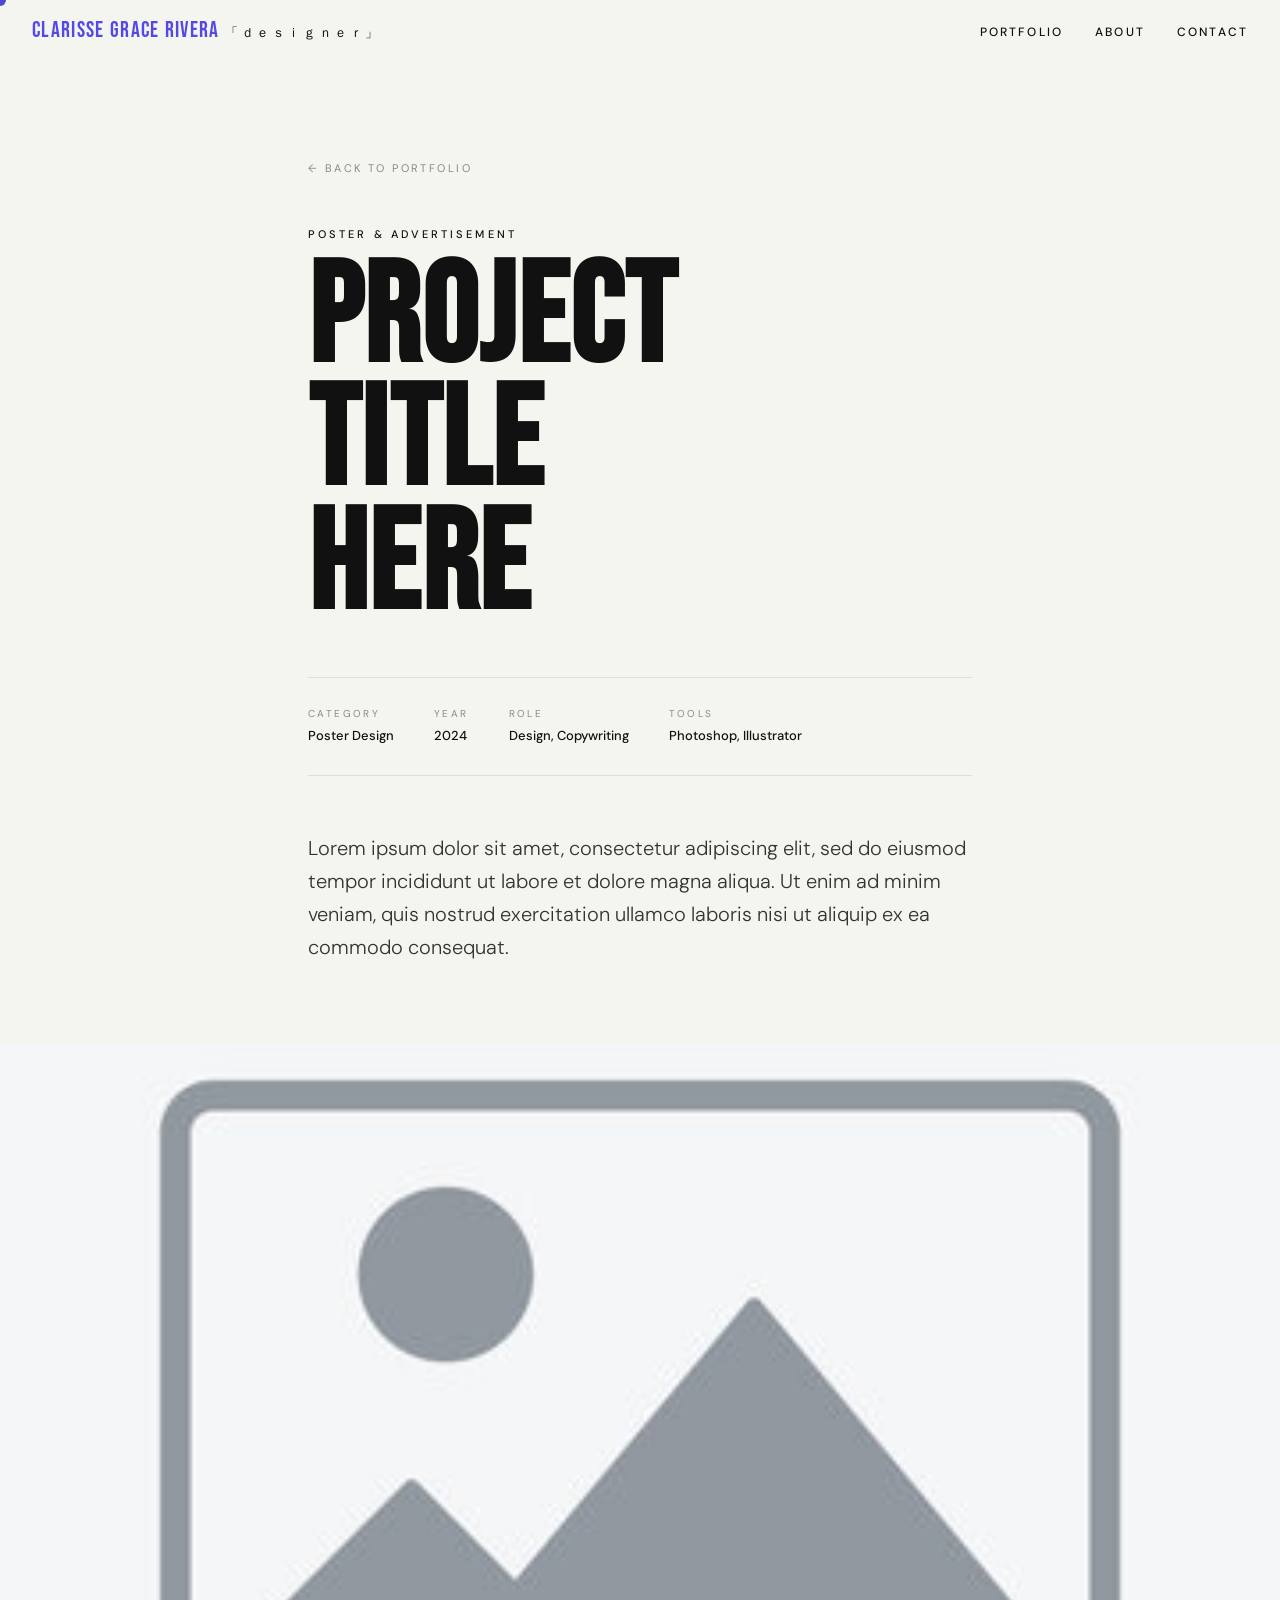
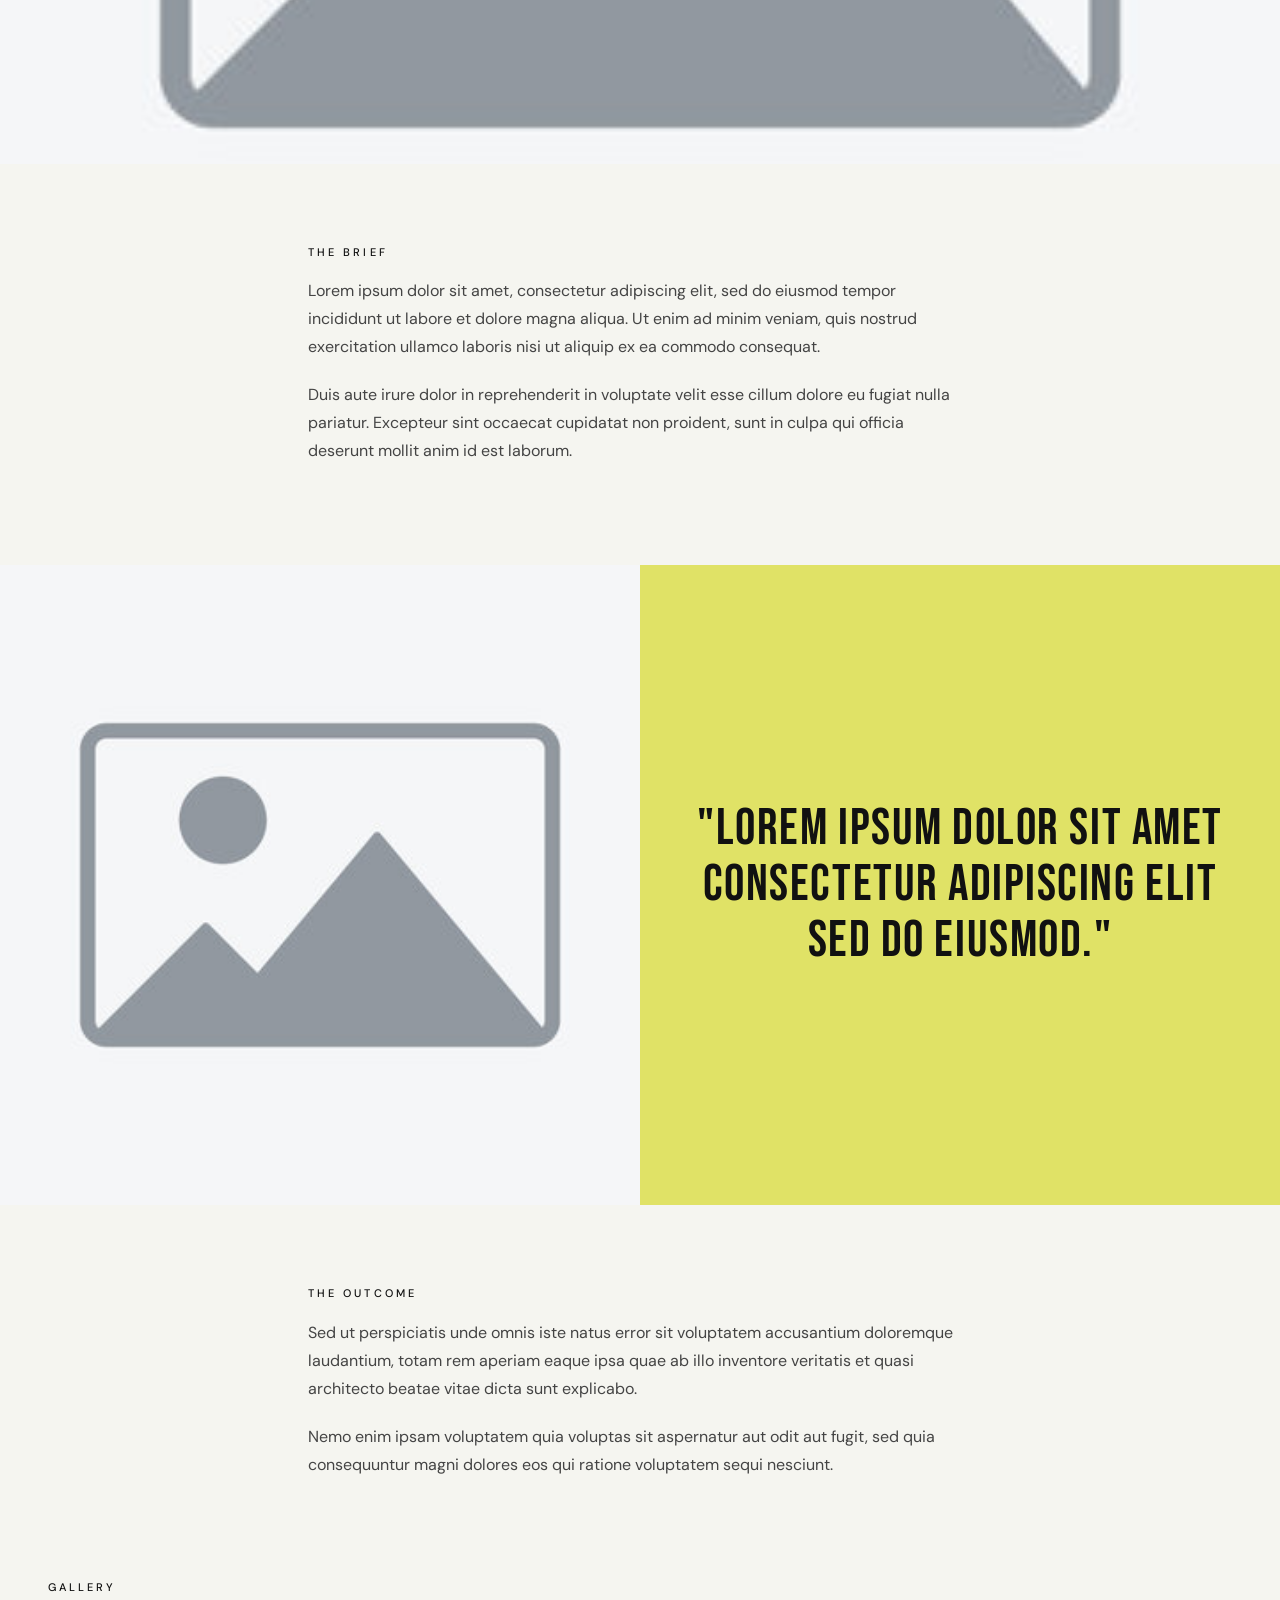
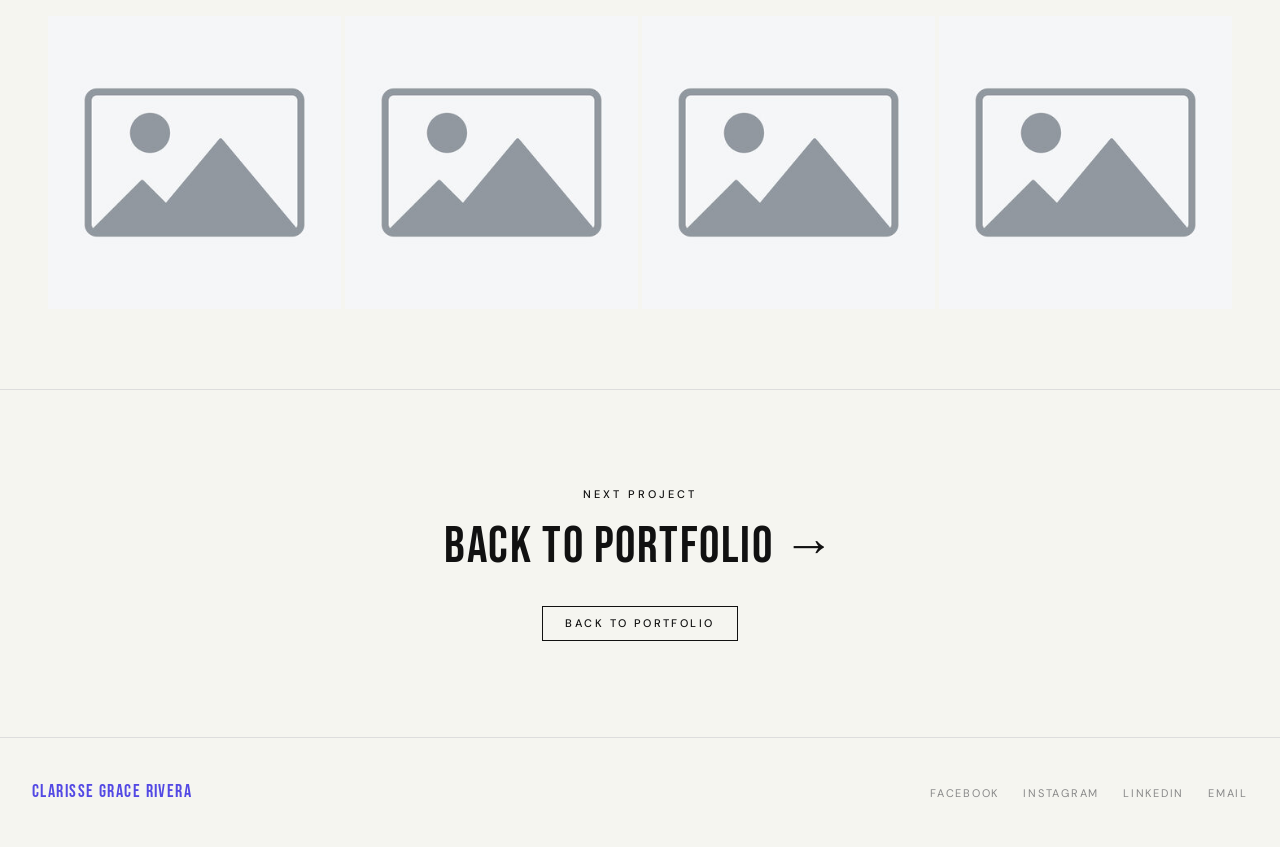
<file: projects/project-template-c.html>
<!DOCTYPE html>
<html lang='en'>
<head>
  <meta charset='UTF-8' />
  <meta name='viewport' content='width=device-width, initial-scale=1.0' />
  <title>Project Title — Clarisse Grace Rivera</title>
  <link rel='preconnect' href='https://fonts.googleapis.com' />
  <link rel='preconnect' href='https://fonts.gstatic.com' crossorigin />
  <link href='https://fonts.googleapis.com/css2?family=Bebas+Neue&family=DM+Sans:ital,opsz,wght@0,9..40,300;0,9..40,400;0,9..40,500;1,9..40,300&display=swap' rel='stylesheet' />
  <link rel='stylesheet' href='../styles.css' />
</head>
<body>

  <div id='cursor'></div>

  <!-- NAV -->
  <nav>
    <a href='../index.html' class='nav-logo'>
      CLARISSE GRACE RIVERA <span>「ｄｅｓｉｇｎｅｒ」</span>
    </a>
    <ul class='nav-links'>
      <li><a href='../index.html#portfolio'>Portfolio</a></li>
      <li><a href='../index.html#about'>About</a></li>
      <li><a href='../index.html#contact'>Contact</a></li>
    </ul>
  </nav>

  <!-- NARROW HEADER BLOCK -->
  <div style='max-width:760px; margin:0 auto; padding:160px 48px 80px;'>

    <a href='../index.html' style='display:inline-flex; align-items:center; gap:8px;
       font-size:11px; letter-spacing:0.22em; text-transform:uppercase;
       text-decoration:none; color:var(--grey); margin-bottom:48px; display:block;
       transition:color 0.2s;'
       onmouseenter="this.style.color='var(--blue)'"
       onmouseleave="this.style.color='var(--grey)'">
      ← Back to Portfolio
    </a>

    <p class='about-eyebrow'>Poster &amp; Advertisement</p>

    <h1 style='font-family:"Bebas Neue",sans-serif; font-size:clamp(64px,12vw,140px);
               line-height:0.88; letter-spacing:0.01em; color:var(--black);
               margin-bottom:48px;'>
      Project<br>Title<br>Here
    </h1>

    <!-- Inline meta row -->
    <div style='display:flex; gap:40px; flex-wrap:wrap; padding:28px 0;
                border-top:1px solid #ddd; border-bottom:1px solid #ddd;
                margin-bottom:56px;'>
      <div>
        <p style='font-size:10px; letter-spacing:0.24em; text-transform:uppercase;
                  color:var(--grey); margin-bottom:4px;'>Category</p>
        <p style='font-size:13px; font-weight:500;'>Poster Design</p>
      </div>
      <div>
        <p style='font-size:10px; letter-spacing:0.24em; text-transform:uppercase;
                  color:var(--grey); margin-bottom:4px;'>Year</p>
        <p style='font-size:13px; font-weight:500;'>2024</p>
      </div>
      <div>
        <p style='font-size:10px; letter-spacing:0.24em; text-transform:uppercase;
                  color:var(--grey); margin-bottom:4px;'>Role</p>
        <p style='font-size:13px; font-weight:500;'>Design, Copywriting</p>
      </div>
      <div>
        <p style='font-size:10px; letter-spacing:0.24em; text-transform:uppercase;
                  color:var(--grey); margin-bottom:4px;'>Tools</p>
        <p style='font-size:13px; font-weight:500;'>Photoshop, Illustrator</p>
      </div>
    </div>

    <!-- Lead paragraph -->
    <p style='font-size:20px; line-height:1.65; color:#333; font-weight:300;'>
      Lorem ipsum dolor sit amet, consectetur adipiscing elit, sed do eiusmod tempor
      incididunt ut labore et dolore magna aliqua. Ut enim ad minim veniam, quis nostrud
      exercitation ullamco laboris nisi ut aliquip ex ea commodo consequat.
    </p>

  </div>

  <!-- FULL-BLEED IMAGE -->
  <div style='width:100%; height:80vh; overflow:hidden;'>
    <img src='../images/placeholder.jpg' alt='Primary image'
      style='width:100%; height:100%; object-fit:cover; display:block;' />
  </div>

  <!-- BODY TEXT BLOCK -->
  <div style='max-width:760px; margin:0 auto; padding:80px 48px;'>
    <p class='about-eyebrow'>The Brief</p>
    <p class='about-body' style='max-width:100%; font-size:16px;'>
      Lorem ipsum dolor sit amet, consectetur adipiscing elit, sed do eiusmod tempor
      incididunt ut labore et dolore magna aliqua. Ut enim ad minim veniam, quis nostrud
      exercitation ullamco laboris nisi ut aliquip ex ea commodo consequat.
    </p>
    <p class='about-body' style='max-width:100%; font-size:16px;'>
      Duis aute irure dolor in reprehenderit in voluptate velit esse cillum dolore eu
      fugiat nulla pariatur. Excepteur sint occaecat cupidatat non proident, sunt in
      culpa qui officia deserunt mollit anim id est laborum.
    </p>
  </div>

  <!-- TWO-UP IMAGES (equal halves, no gap) -->
  <div style='display:grid; grid-template-columns:1fr 1fr;'>
    <div style='overflow:hidden; aspect-ratio:1/1;'>
      <img src='../images/placeholder.jpg' alt='Detail A'
        style='width:100%; height:100%; object-fit:cover; display:block;
               transition:transform 0.5s ease;'
        onmouseenter="this.style.transform='scale(1.04)'"
        onmouseleave="this.style.transform='scale(1)'" />
    </div>
    <div style='overflow:hidden; aspect-ratio:1/1; background:var(--yellow);
                display:flex; align-items:center; justify-content:center; padding:48px;'>
      <!-- Pull quote -->
      <blockquote style='font-family:"Bebas Neue",sans-serif;
                         font-size:clamp(28px,4vw,52px); line-height:1.1;
                         letter-spacing:0.03em; color:var(--black); text-align:center;'>
        "Lorem ipsum dolor sit amet consectetur adipiscing elit sed do eiusmod."
      </blockquote>
    </div>
  </div>

  <!-- BODY TEXT BLOCK 2 -->
  <div style='max-width:760px; margin:0 auto; padding:80px 48px;'>
    <p class='about-eyebrow'>The Outcome</p>
    <p class='about-body' style='max-width:100%; font-size:16px;'>
      Sed ut perspiciatis unde omnis iste natus error sit voluptatem accusantium
      doloremque laudantium, totam rem aperiam eaque ipsa quae ab illo inventore
      veritatis et quasi architecto beatae vitae dicta sunt explicabo.
    </p>
    <p class='about-body' style='max-width:100%; font-size:16px;'>
      Nemo enim ipsam voluptatem quia voluptas sit aspernatur aut odit aut fugit, sed
      quia consequuntur magni dolores eos qui ratione voluptatem sequi nesciunt.
    </p>
  </div>

  <!-- SQUARE GRID GALLERY (4 col) -->
  <div style='padding:0 48px; margin-bottom:80px;'>
    <p class='about-eyebrow' style='margin-bottom:20px;'>Gallery</p>
    <div class='insta-grid'>
      <div class='insta-item'><img src='../images/placeholder.jpg' alt='g1' /></div>
      <div class='insta-item'><img src='../images/placeholder.jpg' alt='g2' /></div>
      <div class='insta-item'><img src='../images/placeholder.jpg' alt='g3' /></div>
      <div class='insta-item'><img src='../images/placeholder.jpg' alt='g4' /></div>
    </div>
  </div>

  <!-- Next project CTA -->
  <div style='text-align:center; padding:96px 48px; border-top:1px solid #ddd; margin-top:80px;'>
    <p class='about-eyebrow'>Next Project</p>
    <a id='next-project-link' href='#' class='about-headline'
      style='display:block; text-decoration:none; color:var(--black); transition:color 0.2s; margin-bottom:32px;'
      onmouseenter="this.style.color='var(--blue)'"
      onmouseleave="this.style.color='var(--black)'">
    </a>
    <a href='../index.html#portfolio' class='card-view-btn'
      style='border-color:var(--black); color:var(--black);'>
      Back to Portfolio
    </a>
  </div>

  <!-- FOOTER -->
  <footer>
    <span class='footer-name'>Clarisse Grace Rivera</span>
    <ul class='footer-links'>
      <li><a href='https://www.facebook.com/rivera.clarisse.grace' target='_blank'>Facebook</a></li>
      <li><a href='https://www.instagram.com/clarisseespieces/' target='_blank'>Instagram</a></li>
      <li><a href='https://www.linkedin.com/in/clarisse-grace-rivera-73586b213' target='_blank'>LinkedIn</a></li>
      <li><a href='mailto:rivera.clarisse.grace@gmail.com'>Email</a></li>
    </ul>
  </footer>

  <script src='../main.js'></script>
</body>
</html>
</file>
<file: styles.css>
*, *::before, *::after { box-sizing: border-box; margin: 0; padding: 0; }

:root {
  --blue: #5349e4;
  --black:  #111111;
  --yellow: #e0e266;
  --white:  #f5f5f0;
  --grey:   #888;
  --card-gap: 0px;
}

html { scroll-behavior: smooth; }

body {
  background: var(--white);
  color: var(--black);
  font-family: 'DM Sans', sans-serif;
  font-size: 14px;
  line-height: 1.6;
  cursor: none;
}

/* Custom cursor */
#cursor {
  position: fixed;
  width: 12px; height: 12px;
  background: var(--blue);
  border-radius: 50%;
  pointer-events: none;
  z-index: 9999;
  transform: translate(-50%, -50%);
  transition: transform 0.1s ease, width 0.2s ease, height 0.2s ease, background 0.2s ease;
  mix-blend-mode: multiply;
}
#cursor.hovered {
  width: 40px; height: 40px;
  background: var(--yellow);
  mix-blend-mode: normal;
}

/* Nav */
nav {
  position: fixed;
  top: 0; left: 0; right: 0;
  z-index: 100;
  display: flex;
  align-items: center;
  justify-content: space-between;
  padding: 20px 32px;
  /* mix-blend-mode: multiply; */
  background-color: var(--white);
  transition: transform 0.35s cubic-bezier(0.4, 0, 0.2, 1);
}

nav.nav--collapsed {
  transform: translateY(-110%);
}

.nav-logo {
  font-family: 'Bebas Neue', sans-serif;
  font-size: 22px;
  letter-spacing: 0.06em;
  color: var(--blue);
  text-decoration: none;
  line-height: 1;
}
.nav-logo span { color: var(--black); font-size: 13px; font-family: 'DM Sans', sans-serif; font-weight: 300; letter-spacing: 0.2em; }

.nav-links {
  display: flex;
  gap: 32px;
  list-style: none;
}
.nav-links a {
  text-decoration: none;
  font-size: 12px;
  font-weight: 500;
  letter-spacing: 0.18em;
  text-transform: uppercase;
  color: var(--black);
  position: relative;
  padding-bottom: 2px;
}
.nav-links a::after {
  content: '';
  position: absolute;
  bottom: 0; left: 0;
  width: 0; height: 1px;
  background: var(--blue);
  transition: width 0.25s ease;
}
.nav-links a:hover::after,
.nav-links a.active::after { width: 100%; }

/* Hero / logo block */
.hero {
  height: 100svh;
  display: flex;
  flex-direction: column;
  align-items: center;
  justify-content: center;
  gap: 12px;
  border-bottom: 1px solid #ddd;
  position: relative;
  overflow: hidden;
}

.hero-logo {
  font-family: 'Bebas Neue', sans-serif;
  font-size: clamp(80px, 16vw, 200px);
  line-height: 0.9;
  color: var(--blue);
  letter-spacing: -0.02em;
  text-align: center;
  animation: fadeUp 0.9s ease both;
}
.hero-sub {
  font-size: clamp(11px, 1.4vw, 15px);
  letter-spacing: 0.35em;
  text-transform: uppercase;
  color: var(--grey);
  font-weight: 300;
  animation: fadeUp 0.9s 0.15s ease both;
}
.hero-scroll {
  position: absolute;
  bottom: 28px;
  font-size: 11px;
  letter-spacing: 0.2em;
  text-transform: uppercase;
  color: var(--grey);
  display: flex;
  align-items: center;
  gap: 10px;
  animation: fadeUp 1s 0.4s ease both;
}
.hero-scroll::before {
  content: '';
  display: block;
  width: 30px; height: 1px;
  background: var(--grey);
  animation: expandLine 1.2s 0.8s ease both;
}

@keyframes fadeUp {
  from { opacity: 0; transform: translateY(28px); }
  to   { opacity: 1; transform: translateY(0); }
}
@keyframes expandLine {
  from { width: 0; }
  to   { width: 30px; }
}

/* Grid */
.portfolio-grid {
  display: grid;
  grid-template-columns: repeat(3, 1fr);
  gap: var(--card-gap);
  padding: var(--card-gap);
}

@media (max-width: 900px)  { .portfolio-grid { grid-template-columns: repeat(2, 1fr); } }
@media (max-width: 560px)  { .portfolio-grid { grid-template-columns: 1fr; } }

/* wide cards span 2 cols */
.card.wide { grid-column: span 2; }
@media (max-width: 900px) { .card.wide { grid-column: span 1; } }

/* Card */
.card {
  position: relative;
  overflow: hidden;
  aspect-ratio: 1 / 1;
  background: var(--black);
}
.card.wide { aspect-ratio: 2 / 1; }

.card-bg {
  width: 100%; height: 100%;
  object-fit: cover;
  display: block;
  transition: transform 0.55s cubic-bezier(0.25, 0.46, 0.45, 0.94),
              filter 0.4s ease;
  filter: grayscale(0%);
}

/* coloured placeholder backgrounds when no real image */
.card-placeholder {
  width: 100%; height: 100%;
  display: flex;
  align-items: center;
  justify-content: center;
  font-family: 'Bebas Neue', sans-serif;
  font-size: clamp(16px, 4vw, 48px);
  letter-spacing: 0.08em;
  color: rgba(255,255,255,0.15);
  transition: transform 0.55s cubic-bezier(0.25, 0.46, 0.45, 0.94);
}

.card:hover .card-bg,
.card:hover .card-placeholder { transform: scale(1.5); filter: brightness(0.45); }

.card-overlay {
  position: absolute;
  inset: 0;
  display: flex;
  flex-direction: column;
  align-items: center;
  justify-content: center;
  gap: 10px;
  opacity: 0;
  transition: opacity 0.35s ease;
}
.card:hover .card-overlay { opacity: 1; }

.card-title {
  font-family: 'Bebas Neue', sans-serif;
  font-size: clamp(18px, 3vw, 36px);
  letter-spacing: 0.06em;
  color: var(--white);
  text-align: center;
  padding: 0 16px;
}

.card-view-btn {
  display: inline-block;
  border: 1px solid var(--white);
  color: var(--white);
  text-decoration: none;
  font-size: 11px;
  font-weight: 500;
  letter-spacing: 0.22em;
  text-transform: uppercase;
  padding: 8px 22px;
  transition: background 0.2s ease, color 0.2s ease;
}
.card-view-btn:hover { background: var(--white); color: var(--black); }

/* Footer */
footer {
  border-top: 1px solid #ddd;
  padding: 40px 32px;
  display: flex;
  align-items: center;
  justify-content: space-between;
  flex-wrap: wrap;
  gap: 20px;
}

.footer-name {
  font-family: 'Bebas Neue', sans-serif;
  font-size: 18px;
  letter-spacing: 0.08em;
  color: var(--blue);
}

.footer-links {
  display: flex;
  gap: 24px;
  list-style: none;
}
.footer-links a {
  font-size: 11px;
  letter-spacing: 0.16em;
  text-transform: uppercase;
  color: var(--grey);
  text-decoration: none;
  transition: color 0.2s ease;
}
.footer-links a:hover { color: var(--blue); }

.footer-copy {
  font-size: 11px;
  color: var(--grey);
  letter-spacing: 0.08em;
  width: 100%;
  text-align: right;
}

/* Page transitions */
.page-enter {
  animation: fadeUp 0.5s ease both;
}

/* * * * * * * ** * * * * * * */
/* * * * * ABOUT PAGE * * * * */
/* * * * * * * ** * * * * * * */

/* About banner (two-col layout) */
.about-banner {
  padding-top: 120px;
  padding-bottom: 60px;
  border-bottom: 1px solid #ddd;
  display: grid;
  grid-template-columns: 360px 1fr;
  gap: 64px;
  align-items: start;
  max-width: 1200px;
  margin: 0 auto;
  padding-left: 48px;
  padding-right: 48px;
}

@media (max-width: 860px) {
  .about-banner {
    grid-template-columns: 1fr;
    gap: 40px;
    padding-top: 100px;
  }
}

/* Profile photo */
.about-photo {
  width: 100%;
  aspect-ratio: 1 / 1;
  object-fit: cover;
  display: block;
  filter: grayscale(10%);
  transition: filter 0.4s ease;
}
.about-photo:hover { filter: grayscale(0%); }

/* Bio content */
.about-content { padding-top: 8px; }

.about-eyebrow {
  font-size: 11px;
  letter-spacing: 0.28em;
  text-transform: uppercase;
  color: var(--red);
  font-weight: 500;
  margin-bottom: 16px;
}

.about-headline {
  font-family: 'Bebas Neue', sans-serif;
  font-size: clamp(28px, 4vw, 52px);
  line-height: 1.05;
  letter-spacing: 0.03em;
  color: var(--black);
  margin-bottom: 28px;
}

.about-body {
  font-size: 15px;
  line-height: 1.75;
  color: #444;
  max-width: 580px;
  margin-bottom: 20px;
}

.about-body a {
  color: var(--red);
  text-decoration: none;
  border-bottom: 1px solid transparent;
  transition: border-color 0.2s ease;
}
.about-body a:hover { border-color: var(--red); }

/* Skills / Programs grid */
.about-meta {
  display: grid;
  grid-template-columns: 1fr 1fr;
  gap: 32px;
  margin-top: 36px;
  padding-top: 32px;
  border-top: 1px solid #ddd;
  max-width: 580px;
}

@media (max-width: 560px) { .about-meta { grid-template-columns: 1fr; } }

.about-meta-block h4 {
  font-size: 11px;
  letter-spacing: 0.22em;
  text-transform: uppercase;
  font-weight: 600;
  color: var(--black);
  margin-bottom: 10px;
}

.about-meta-block p,
.about-meta-block li { font-size: 13px; color: #666; line-height: 1.8; list-style: none; }

.about-meta-block .meta-label {
  font-style: italic;
  color: #999;
  font-size: 12px;
  margin-top: 6px;
}

/* Social links */
.about-socials {
  display: flex;
  gap: 20px;
  margin-top: 36px;
  flex-wrap: wrap;
}
.about-socials a {
  font-size: 11px;
  letter-spacing: 0.2em;
  text-transform: uppercase;
  text-decoration: none;
  color: var(--grey);
  border-bottom: 1px solid transparent;
  padding-bottom: 2px;
  transition: color 0.2s ease, border-color 0.2s ease;
}
.about-socials a:hover { color: var(--red); border-color: var(--red); }

/* Instagram grid */
.insta-section {
  max-width: 1200px;
  margin: 60px auto;
  padding: 0 48px;
}

.insta-label {
  font-size: 11px;
  letter-spacing: 0.28em;
  text-transform: uppercase;
  color: var(--grey);
  margin-bottom: 20px;
}

.insta-grid {
  display: grid;
  grid-template-columns: repeat(4, 1fr);
  gap: 4px;
}

@media (max-width: 700px) { .insta-grid { grid-template-columns: repeat(2, 1fr); } }

.insta-item {
  position: relative;
  overflow: hidden;
  aspect-ratio: 1 / 1;
  background: #eee;
}

.insta-item img {
  width: 100%; height: 100%;
  object-fit: cover;
  display: block;
  transition: transform 0.45s ease, filter 0.35s ease;
}

.insta-item:hover img { transform: scale(1.07); filter: brightness(0.5); }

.insta-item-overlay {
  position: absolute;
  inset: 0;
  display: flex;
  align-items: center;
  justify-content: center;
  opacity: 0;
  transition: opacity 0.3s ease;
}
.insta-item:hover .insta-item-overlay { opacity: 1; }

.insta-item-overlay span {
  font-size: 11px;
  letter-spacing: 0.2em;
  text-transform: uppercase;
  color: var(--white);
}
/* ══════════════════════════════════════
   CONTACT SECTION
══════════════════════════════════════ */

.contact-section {
  max-width: 1200px;
  margin: 0 auto;
  padding: 80px 48px;
  border-top: 1px solid #ddd;
}

.contact-heading {
  font-family: 'Bebas Neue', sans-serif;
  font-size: clamp(40px, 7vw, 96px);
  letter-spacing: 0.03em;
  line-height: 1;
  color: var(--black);
  margin-bottom: 56px;
}

.contact-list {
  display: flex;
  flex-direction: column;
  gap: 0;
}

.contact-item {
  display: flex;
  align-items: center;
  gap: 32px;
  padding: 28px 0;
  border-bottom: 1px solid #ddd;
  text-decoration: none;
  color: var(--black);
  transition: color 0.2s ease;
}
.contact-item:first-child { border-top: 1px solid #ddd; }
.contact-item:hover { color: var(--red); }

.contact-icon {
  flex-shrink: 0;
  width: 56px; height: 56px;
  display: flex;
  align-items: center;
  justify-content: center;
}
.contact-icon svg {
  width: 100%; height: 100%;
  transition: transform 0.25s ease;
}
.contact-item:hover .contact-icon svg { transform: scale(1.12); }

.contact-text {
  display: flex;
  flex-direction: column;
  gap: 4px;
}
.contact-label {
  font-size: 11px;
  letter-spacing: 0.22em;
  text-transform: uppercase;
  color: var(--grey);
  font-weight: 500;
}
.contact-value {
  font-family: 'Bebas Neue', sans-serif;
  font-size: clamp(22px, 3.5vw, 42px);
  letter-spacing: 0.04em;
  line-height: 1;
}
</file>
